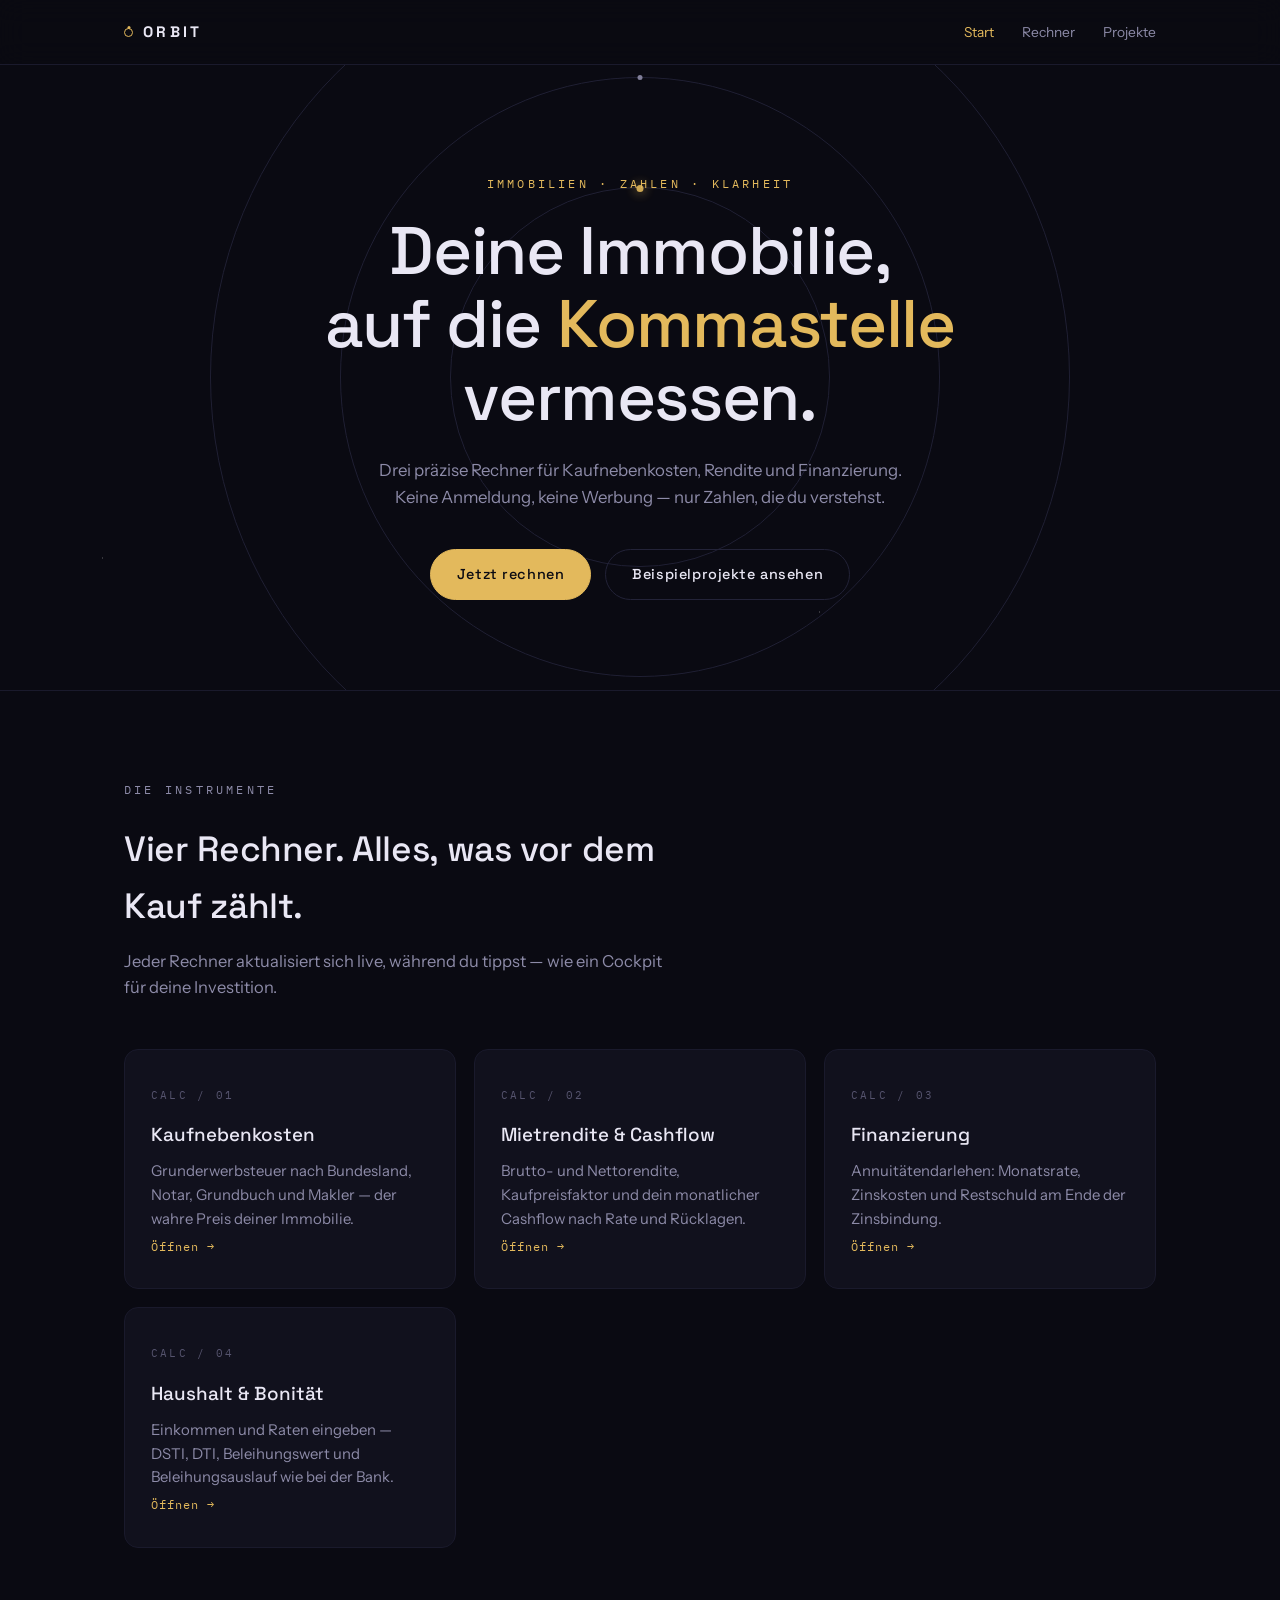
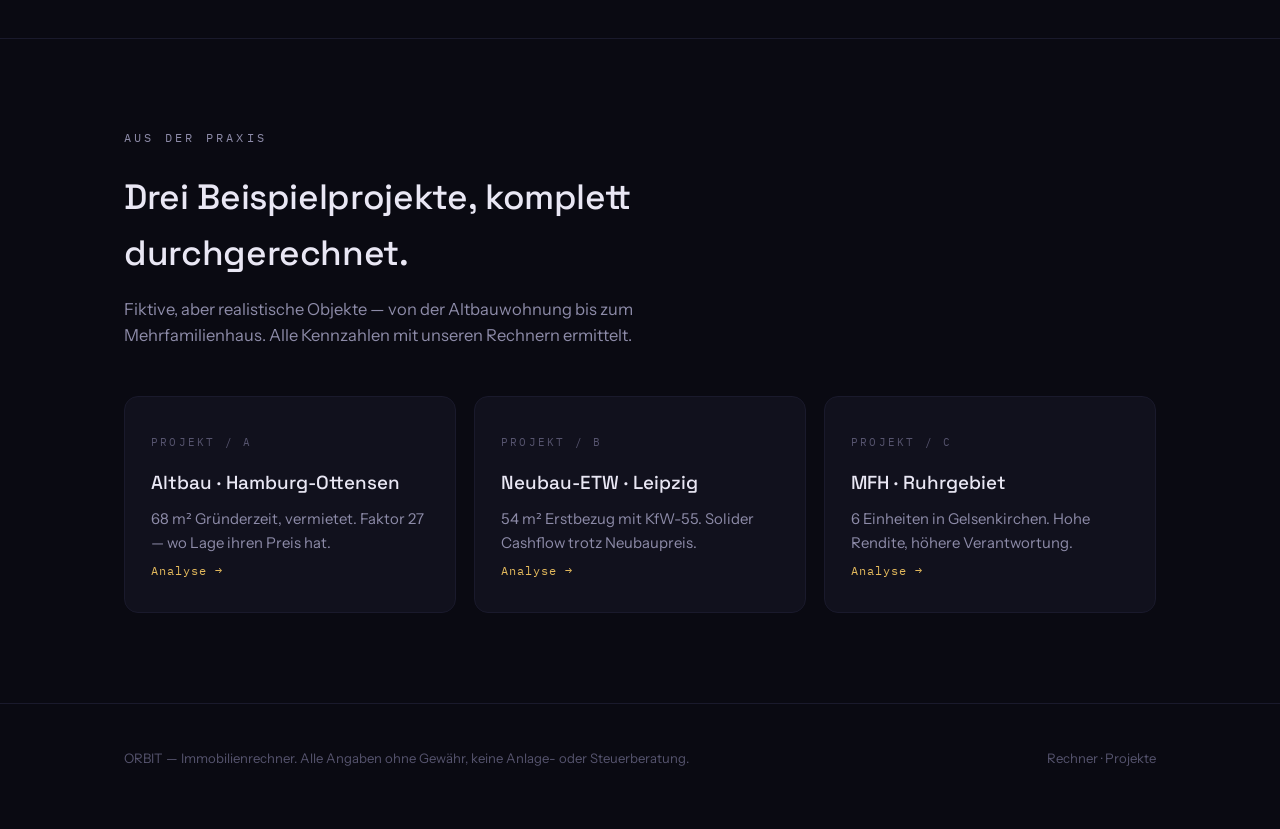
<file: index.html>
<!DOCTYPE html>
<html lang="de">
<head>
  <meta charset="UTF-8">
  <meta name="viewport" content="width=device-width, initial-scale=1.0">
  <title>ORBIT — Immobilienrechner</title>
  <meta name="description" content="Präzise Immobilienrechner: Kaufnebenkosten, Mietrendite, Finanzierung. Klar, schnell, kostenlos.">
  <link rel="preconnect" href="https://fonts.googleapis.com">
  <link rel="preconnect" href="https://fonts.gstatic.com" crossorigin>
  <link href="https://fonts.googleapis.com/css2?family=Space+Grotesk:wght@400;500;700&family=Instrument+Sans:wght@400;500&family=IBM+Plex+Mono:wght@400;500&display=swap" rel="stylesheet">
  <style>
/* ============================================================
   ORBIT — Immobilienrechner
   Tokens
   ============================================================ */
:root {
  --void: #0a0a12;
  --surface: #11111d;
  --surface-2: #16162405;
  --line: #232338;
  --line-soft: #1a1a2c;
  --ink: #e9e7f4;
  --muted: #8d8ba8;
  --faint: #56546e;
  --accent: #e3b95c;
  --accent-dim: #e3b95c33;
  --radius: 14px;
  --font-display: "Space Grotesk", sans-serif;
  --font-body: "Instrument Sans", system-ui, sans-serif;
  --font-mono: "IBM Plex Mono", monospace;
  --max: 1080px;
}

* { box-sizing: border-box; margin: 0; padding: 0; }

html { scroll-behavior: smooth; }

body {
  background: var(--void);
  color: var(--ink);
  font-family: var(--font-body);
  font-size: 16.5px;
  line-height: 1.6;
  -webkit-font-smoothing: antialiased;
  overflow-x: hidden;
}

::selection { background: var(--accent); color: var(--void); }

a { color: inherit; text-decoration: none; }
a:focus-visible, button:focus-visible, input:focus-visible, select:focus-visible {
  outline: 2px solid var(--accent);
  outline-offset: 3px;
  border-radius: 4px;
}

.wrap { max-width: var(--max); margin: 0 auto; padding: 0 24px; }

/* ============================================================
   Sternenfeld (sehr subtil)
   ============================================================ */
.stars {
  position: fixed; inset: 0; z-index: -2; pointer-events: none;
  background-image:
    radial-gradient(1px 1px at 12% 22%, #ffffff55 50%, transparent 51%),
    radial-gradient(1px 1px at 78% 14%, #ffffff40 50%, transparent 51%),
    radial-gradient(1.5px 1.5px at 64% 68%, #ffffff30 50%, transparent 51%),
    radial-gradient(1px 1px at 32% 84%, #ffffff45 50%, transparent 51%),
    radial-gradient(1px 1px at 90% 52%, #ffffff35 50%, transparent 51%),
    radial-gradient(1px 1px at 45% 38%, #ffffff28 50%, transparent 51%),
    radial-gradient(1.5px 1.5px at 8% 62%, #ffffff2e 50%, transparent 51%);
}

/* ============================================================
   Navigation
   ============================================================ */
.nav {
  position: sticky; top: 0; z-index: 50;
  backdrop-filter: blur(14px);
  background: #0a0a12cc;
  border-bottom: 1px solid var(--line-soft);
}
.nav-inner {
  display: flex; align-items: center; justify-content: space-between;
  height: 64px;
}
.logo {
  font-family: var(--font-display);
  font-weight: 700; letter-spacing: 0.22em; font-size: 0.95rem;
  display: flex; align-items: center; gap: 10px;
}
.logo-dot {
  width: 9px; height: 9px; border-radius: 50%;
  border: 1.5px solid var(--accent);
  position: relative;
}
.logo-dot::after {
  content: ""; position: absolute; top: -2.5px; left: 50%;
  width: 3px; height: 3px; border-radius: 50%; background: var(--accent);
  transform: translateX(-50%);
}
.nav-links { display: flex; gap: 28px; font-size: 0.86rem; color: var(--muted); }
.nav-links a { transition: color 0.2s; }
.nav-links a:hover, .nav-links a.active { color: var(--ink); }
.nav-links a.active { color: var(--accent); }

/* ============================================================
   Hero mit Orbit-Signatur
   ============================================================ */
.hero {
  position: relative;
  padding: 110px 0 90px;
  text-align: center;
  overflow: hidden;
}
.orbits {
  position: absolute; top: 50%; left: 50%;
  width: 920px; height: 920px;
  transform: translate(-50%, -50%);
  z-index: -1;
  opacity: 0.9;
}
.orbit-ring {
  position: absolute; top: 50%; left: 50%;
  border: 1px solid var(--line);
  border-radius: 50%;
  transform: translate(-50%, -50%);
}
.orbit-ring .sat {
  position: absolute; top: -3.5px; left: 50%;
  width: 7px; height: 7px; border-radius: 50%;
  background: var(--accent);
  box-shadow: 0 0 12px var(--accent);
  transform: translateX(-50%);
}
.ring-1 { width: 380px; height: 380px; animation: spin 48s linear infinite; }
.ring-2 { width: 600px; height: 600px; animation: spin 84s linear infinite reverse; }
.ring-3 { width: 860px; height: 860px; animation: spin 130s linear infinite; }
.ring-2 .sat { background: var(--muted); box-shadow: none; width: 5px; height: 5px; }
.ring-3 .sat { background: var(--faint); box-shadow: none; width: 5px; height: 5px; }

@keyframes spin { to { transform: translate(-50%, -50%) rotate(360deg); } }

@media (prefers-reduced-motion: reduce) {
  .ring-1, .ring-2, .ring-3 { animation: none; }
  html { scroll-behavior: auto; }
}

.eyebrow {
  font-family: var(--font-mono);
  font-size: 0.72rem; letter-spacing: 0.28em; text-transform: uppercase;
  color: var(--accent);
  margin-bottom: 22px;
}
.hero h1 {
  font-family: var(--font-display);
  font-size: clamp(2.4rem, 6vw, 4.2rem);
  font-weight: 500;
  line-height: 1.08;
  letter-spacing: -0.02em;
  max-width: 760px;
  margin: 0 auto 24px;
}
.hero h1 em {
  font-style: normal; color: var(--accent);
}
.hero p.lead {
  color: var(--muted);
  max-width: 540px;
  margin: 0 auto 38px;
  font-size: 1.05rem;
}
.cta-row { display: flex; gap: 14px; justify-content: center; flex-wrap: wrap; }

.btn {
  display: inline-flex; align-items: center; gap: 8px;
  font-family: var(--font-display);
  font-size: 0.9rem; font-weight: 500; letter-spacing: 0.04em;
  padding: 13px 26px;
  border-radius: 100px;
  border: 1px solid var(--line);
  color: var(--ink);
  transition: border-color 0.2s, background 0.2s, color 0.2s, transform 0.15s;
  cursor: pointer;
  background: transparent;
}
.btn:hover { border-color: var(--muted); transform: translateY(-1px); }
.btn.primary {
  background: var(--accent); color: var(--void); border-color: var(--accent);
}
.btn.primary:hover { background: #efc96f; }

/* ============================================================
   Sektionen
   ============================================================ */
.section { padding: 90px 0; border-top: 1px solid var(--line-soft); }
.section-head { margin-bottom: 48px; max-width: 560px; }
.section-head h2 {
  font-family: var(--font-display);
  font-size: clamp(1.6rem, 3.4vw, 2.2rem);
  font-weight: 500; letter-spacing: -0.01em;
  margin: 10px 0 14px;
}
.section-head p { color: var(--muted); }

/* Karten */
.grid-3 { display: grid; grid-template-columns: repeat(3, 1fr); gap: 18px; }
@media (max-width: 860px) { .grid-3 { grid-template-columns: 1fr; } }

.card {
  background: var(--surface);
  border: 1px solid var(--line-soft);
  border-radius: var(--radius);
  padding: 30px 26px;
  position: relative;
  transition: border-color 0.25s, transform 0.25s;
  display: block;
}
.card:hover { border-color: var(--accent-dim); transform: translateY(-3px); }
.card .card-id {
  font-family: var(--font-mono);
  font-size: 0.7rem; color: var(--faint); letter-spacing: 0.2em;
}
.card h3 {
  font-family: var(--font-display);
  font-weight: 500; font-size: 1.18rem;
  margin: 14px 0 10px;
}
.card p { color: var(--muted); font-size: 0.93rem; }
.card .card-go {
  margin-top: 22px;
  font-family: var(--font-mono); font-size: 0.78rem;
  color: var(--accent); letter-spacing: 0.08em;
}

/* ============================================================
   Rechner
   ============================================================ */
.tabs {
  display: flex; gap: 8px; flex-wrap: wrap;
  margin-bottom: 42px;
}
.tab {
  font-family: var(--font-display); font-size: 0.88rem;
  padding: 10px 20px; border-radius: 100px;
  border: 1px solid var(--line); background: transparent; color: var(--muted);
  cursor: pointer; transition: all 0.2s;
}
.tab:hover { color: var(--ink); }
.tab.active { background: var(--accent); border-color: var(--accent); color: var(--void); }

.calc { display: none; }
.calc.active { display: grid; grid-template-columns: 1fr 1fr; gap: 40px; animation: fadeUp 0.4s ease; }
@media (max-width: 860px) { .calc.active { grid-template-columns: 1fr; } }

@keyframes fadeUp {
  from { opacity: 0; transform: translateY(10px); }
  to { opacity: 1; transform: none; }
}

.field { margin-bottom: 22px; }
.field label {
  display: block;
  font-family: var(--font-mono); font-size: 0.72rem;
  letter-spacing: 0.16em; text-transform: uppercase;
  color: var(--muted); margin-bottom: 9px;
}
.field input, .field select {
  width: 100%;
  background: var(--surface);
  border: 1px solid var(--line);
  border-radius: 10px;
  color: var(--ink);
  font-family: var(--font-mono); font-size: 1rem;
  padding: 13px 16px;
  transition: border-color 0.2s;
  appearance: none;
}
.field input:focus, .field select:focus { border-color: var(--accent); outline: none; }
.field .range-row { display: flex; align-items: center; gap: 16px; }
.field input[type="range"] {
  padding: 0; height: 2px; background: var(--line); border: none;
  accent-color: var(--accent); cursor: pointer;
}
.field .range-val {
  font-family: var(--font-mono); min-width: 84px; text-align: right;
  color: var(--accent); font-size: 0.95rem;
}

/* Ergebnis-Panel */
.results {
  background: var(--surface);
  border: 1px solid var(--line-soft);
  border-radius: var(--radius);
  padding: 34px 30px;
  align-self: start;
  position: sticky; top: 90px;
}
.results .results-title {
  font-family: var(--font-mono); font-size: 0.72rem;
  letter-spacing: 0.24em; text-transform: uppercase;
  color: var(--accent); margin-bottom: 26px;
}
.res-row {
  display: flex; justify-content: space-between; align-items: baseline;
  padding: 13px 0;
  border-bottom: 1px solid var(--line-soft);
  gap: 16px;
}
.res-row:last-child { border-bottom: none; }
.res-row .k { color: var(--muted); font-size: 0.88rem; }
.res-row .v {
  font-family: var(--font-mono); font-size: 1.02rem;
  font-variant-numeric: tabular-nums;
  white-space: nowrap;
}
.res-row.big .v { font-size: 1.5rem; color: var(--accent); }
.res-row .v.neg { color: #e07a6a; }
.res-row .v.pos { color: #8fd49a; }
.res-note {
  margin-top: 20px; font-size: 0.78rem; color: var(--faint); line-height: 1.55;
}

/* ============================================================
   Projekte
   ============================================================ */
.project {
  background: var(--surface);
  border: 1px solid var(--line-soft);
  border-radius: var(--radius);
  padding: 36px 32px;
  margin-bottom: 22px;
  display: grid;
  grid-template-columns: 1.1fr 1fr;
  gap: 36px;
}
@media (max-width: 860px) { .project { grid-template-columns: 1fr; } }
.project .p-tag {
  font-family: var(--font-mono); font-size: 0.7rem;
  letter-spacing: 0.22em; text-transform: uppercase; color: var(--accent);
}
.project h3 {
  font-family: var(--font-display); font-weight: 500;
  font-size: 1.5rem; margin: 12px 0 12px; letter-spacing: -0.01em;
}
.project .p-desc { color: var(--muted); font-size: 0.94rem; }
.p-metrics {
  display: grid; grid-template-columns: 1fr 1fr; gap: 2px;
  background: var(--line-soft); border-radius: 10px; overflow: hidden;
  align-self: center;
}
.p-metric { background: var(--void); padding: 18px 20px; }
.p-metric .mk {
  font-family: var(--font-mono); font-size: 0.66rem;
  letter-spacing: 0.16em; text-transform: uppercase; color: var(--faint);
}
.p-metric .mv {
  font-family: var(--font-mono); font-size: 1.15rem; margin-top: 6px;
  font-variant-numeric: tabular-nums;
}
.p-metric .mv.gold { color: var(--accent); }

/* ============================================================
   Footer
   ============================================================ */
.footer {
  border-top: 1px solid var(--line-soft);
  padding: 44px 0 60px;
  color: var(--faint);
  font-size: 0.82rem;
}
.footer .wrap { display: flex; justify-content: space-between; gap: 20px; flex-wrap: wrap; }
.footer a:hover { color: var(--muted); }

/* Reveal on scroll */
.reveal { opacity: 0; transform: translateY(18px); transition: opacity 0.7s ease, transform 0.7s ease; }
.reveal.in { opacity: 1; transform: none; }
@media (prefers-reduced-motion: reduce) {
  .reveal { opacity: 1; transform: none; transition: none; }
}

</style>
  <link rel="icon" href="data:image/svg+xml,<svg xmlns='http://www.w3.org/2000/svg' viewBox='0 0 100 100'><circle cx='50' cy='50' r='38' fill='none' stroke='%23e3b95c' stroke-width='6'/><circle cx='50' cy='12' r='9' fill='%23e3b95c'/></svg>">
</head>
<body>
<div class="stars" aria-hidden="true"></div>

<nav class="nav">
  <div class="wrap nav-inner">
    <a class="logo" href="index.html"><span class="logo-dot" aria-hidden="true"></span>ORBIT</a>
    <div class="nav-links">
      <a href="index.html" class="active">Start</a>
      <a href="rechner.html">Rechner</a>
      <a href="projekte.html">Projekte</a>
    </div>
  </div>
</nav>

<header class="hero">
  <div class="orbits" aria-hidden="true">
    <div class="orbit-ring ring-1"><span class="sat"></span></div>
    <div class="orbit-ring ring-2"><span class="sat"></span></div>
    <div class="orbit-ring ring-3"><span class="sat"></span></div>
  </div>
  <div class="wrap">
    <p class="eyebrow">Immobilien · Zahlen · Klarheit</p>
    <h1>Deine Immobilie,<br>auf die <em>Kommastelle</em> vermessen.</h1>
    <p class="lead">Drei präzise Rechner für Kaufnebenkosten, Rendite und Finanzierung. Keine Anmeldung, keine Werbung — nur Zahlen, die du verstehst.</p>
    <div class="cta-row">
      <a class="btn primary" href="rechner.html">Jetzt rechnen</a>
      <a class="btn" href="projekte.html">Beispielprojekte ansehen</a>
    </div>
  </div>
</header>

<section class="section">
  <div class="wrap">
    <div class="section-head reveal">
      <p class="eyebrow">Die Instrumente</p>
      <h2>Vier Rechner. Alles, was vor dem Kauf zählt.</h2>
      <p>Jeder Rechner aktualisiert sich live, während du tippst — wie ein Cockpit für deine Investition.</p>
    </div>
    <div class="grid-3">
      <a class="card reveal" href="rechner.html#nebenkosten">
        <span class="card-id">CALC / 01</span>
        <h3>Kaufnebenkosten</h3>
        <p>Grunderwerbsteuer nach Bundesland, Notar, Grundbuch und Makler — der wahre Preis deiner Immobilie.</p>
        <span class="card-go">Öffnen →</span>
      </a>
      <a class="card reveal" href="rechner.html#rendite">
        <span class="card-id">CALC / 02</span>
        <h3>Mietrendite &amp; Cashflow</h3>
        <p>Brutto- und Nettorendite, Kaufpreisfaktor und dein monatlicher Cashflow nach Rate und Rücklagen.</p>
        <span class="card-go">Öffnen →</span>
      </a>
      <a class="card reveal" href="rechner.html#finanzierung">
        <span class="card-id">CALC / 03</span>
        <h3>Finanzierung</h3>
        <p>Annuitätendarlehen: Monatsrate, Zinskosten und Restschuld am Ende der Zinsbindung.</p>
        <span class="card-go">Öffnen →</span>
      </a>
      <a class="card reveal" href="rechner.html#bonitaet">
        <span class="card-id">CALC / 04</span>
        <h3>Haushalt &amp; Bonität</h3>
        <p>Einkommen und Raten eingeben — DSTI, DTI, Beleihungswert und Beleihungsauslauf wie bei der Bank.</p>
        <span class="card-go">Öffnen →</span>
      </a>
    </div>
  </div>
</section>

<section class="section">
  <div class="wrap">
    <div class="section-head reveal">
      <p class="eyebrow">Aus der Praxis</p>
      <h2>Drei Beispielprojekte, komplett durchgerechnet.</h2>
      <p>Fiktive, aber realistische Objekte — von der Altbauwohnung bis zum Mehrfamilienhaus. Alle Kennzahlen mit unseren Rechnern ermittelt.</p>
    </div>
    <div class="grid-3">
      <a class="card reveal" href="projekte.html#ottensen">
        <span class="card-id">PROJEKT / A</span>
        <h3>Altbau · Hamburg-Ottensen</h3>
        <p>68 m² Gründerzeit, vermietet. Faktor 27 — wo Lage ihren Preis hat.</p>
        <span class="card-go">Analyse →</span>
      </a>
      <a class="card reveal" href="projekte.html#leipzig">
        <span class="card-id">PROJEKT / B</span>
        <h3>Neubau-ETW · Leipzig</h3>
        <p>54 m² Erstbezug mit KfW-55. Solider Cashflow trotz Neubaupreis.</p>
        <span class="card-go">Analyse →</span>
      </a>
      <a class="card reveal" href="projekte.html#ruhr">
        <span class="card-id">PROJEKT / C</span>
        <h3>MFH · Ruhrgebiet</h3>
        <p>6 Einheiten in Gelsenkirchen. Hohe Rendite, höhere Verantwortung.</p>
        <span class="card-go">Analyse →</span>
      </a>
    </div>
  </div>
</section>

<footer class="footer">
  <div class="wrap">
    <span>ORBIT — Immobilienrechner. Alle Angaben ohne Gewähr, keine Anlage- oder Steuerberatung.</span>
    <span><a href="rechner.html">Rechner</a> · <a href="projekte.html">Projekte</a></span>
  </div>
</footer>

<script>
/* ============================================================
   ORBIT — Immobilienrechner
   ============================================================ */

const fmtEUR = new Intl.NumberFormat("de-DE", {
  style: "currency", currency: "EUR", maximumFractionDigits: 0,
});
const fmtEUR2 = new Intl.NumberFormat("de-DE", {
  style: "currency", currency: "EUR", minimumFractionDigits: 2, maximumFractionDigits: 2,
});
const fmtPct = new Intl.NumberFormat("de-DE", {
  minimumFractionDigits: 2, maximumFractionDigits: 2,
});
const fmtNum = new Intl.NumberFormat("de-DE", {
  minimumFractionDigits: 1, maximumFractionDigits: 1,
});

const $ = (id) => document.getElementById(id);
const num = (id) => parseFloat($(id)?.value) || 0;

/* --------- sanfte Zähl-Animation für Ergebniswerte --------- */
const prefersReduced = window.matchMedia("(prefers-reduced-motion: reduce)").matches;
const animState = new Map();

function setVal(id, value, formatter, suffix = "") {
  const el = $(id);
  if (!el) return;
  if (prefersReduced) {
    el.textContent = formatter(value) + suffix;
    animState.set(id, value);
    return;
  }
  const from = animState.get(id) ?? value;
  animState.set(id, value);
  if (from === value) { el.textContent = formatter(value) + suffix; return; }

  const start = performance.now();
  const dur = 350;
  function frame(now) {
    const t = Math.min((now - start) / dur, 1);
    const eased = 1 - Math.pow(1 - t, 3);
    el.textContent = formatter(from + (value - from) * eased) + suffix;
    if (t < 1 && animState.get(id) === value) requestAnimationFrame(frame);
  }
  requestAnimationFrame(frame);
}

/* ============================================================
   Tabs
   ============================================================ */
const tabs = document.querySelectorAll(".tab");
if (tabs.length) {
  function activate(name) {
    tabs.forEach((t) => t.classList.toggle("active", t.dataset.calc === name));
    document.querySelectorAll(".calc").forEach((c) =>
      c.classList.toggle("active", c.id === "calc-" + name)
    );
    history.replaceState(null, "", "#" + name);
  }
  tabs.forEach((t) => t.addEventListener("click", () => activate(t.dataset.calc)));
  const hash = location.hash.replace("#", "");
  if (["nebenkosten", "rendite", "finanzierung"].includes(hash)) activate(hash);
}

/* ============================================================
   01 — Kaufnebenkosten
   ============================================================ */
function calcNebenkosten() {
  if (!$("nk-preis")) return;
  const preis = num("nk-preis");
  const gestP = num("nk-land");
  const notarP = num("nk-notar");
  const maklerP = num("nk-makler");

  $("nk-notar-val").textContent = fmtNum.format(notarP) + " %";
  $("nk-makler-val").textContent = fmtPct.format(maklerP) + " %";

  const gest = (preis * gestP) / 100;
  const ng = (preis * notarP) / 100;
  const mk = (preis * maklerP) / 100;
  const summe = gest + ng + mk;

  setVal("nk-gest", gest, (v) => fmtEUR.format(v));
  setVal("nk-ng", ng, (v) => fmtEUR.format(v));
  setVal("nk-mk", mk, (v) => fmtEUR.format(v));
  setVal("nk-summe", summe, (v) => fmtEUR.format(v));
  setVal("nk-quote", preis ? (summe / preis) * 100 : 0, (v) => fmtPct.format(v), " %");
  setVal("nk-total", preis + summe, (v) => fmtEUR.format(v));
}

/* ============================================================
   02 — Mietrendite & Cashflow
   ============================================================ */
function calcRendite() {
  if (!$("re-preis")) return;
  const preis = num("re-preis");
  const nkP = num("re-nk");
  const miete = num("re-miete");
  const hausgeld = num("re-hausgeld");
  const ruecklage = num("re-ruecklage");
  const rate = num("re-rate");

  $("re-nk-val").textContent = fmtNum.format(nkP) + " %";

  const invest = preis * (1 + nkP / 100);
  const jkm = miete * 12;
  const jahresNetto = jkm - (hausgeld + ruecklage) * 12;
  const cf = miete - hausgeld - ruecklage - rate;

  setVal("re-jkm", jkm, (v) => fmtEUR.format(v));
  setVal("re-faktor", jkm > 0 ? preis / jkm : 0, (v) => fmtNum.format(v));
  setVal("re-brutto", preis ? (jkm / preis) * 100 : 0, (v) => fmtPct.format(v), " %");
  setVal("re-netto", invest ? (jahresNetto / invest) * 100 : 0, (v) => fmtPct.format(v), " %");

  const cfEl = $("re-cf");
  setVal("re-cf", cf, (v) => (v > 0 ? "+" : "") + fmtEUR.format(v));
  cfEl.classList.toggle("neg", cf < 0);
  cfEl.classList.toggle("pos", cf > 0);
}

/* ============================================================
   03 — Finanzierung (Annuitätendarlehen)
   ============================================================ */
function calcFinanzierung() {
  if (!$("fi-darlehen")) return;
  const darlehen = num("fi-darlehen");
  const zinsP = num("fi-zins");
  const tilgungP = num("fi-tilgung");
  const bindung = num("fi-bindung");

  $("fi-zins-val").textContent = fmtPct.format(zinsP) + " %";
  $("fi-tilgung-val").textContent = fmtNum.format(tilgungP) + " %";
  $("fi-bindung-val").textContent = bindung + " J.";

  const annuitaet = (darlehen * (zinsP + tilgungP)) / 100;
  const rate = annuitaet / 12;
  const zinsM = zinsP / 100 / 12;

  // Monatliche Simulation
  let rest = darlehen;
  let zinskosten = 0;
  let monate = 0;
  let restNachBindung = darlehen;
  const maxMonate = 12 * 80;

  while (rest > 0 && monate < maxMonate && rate > rest * zinsM) {
    const zins = rest * zinsM;
    const tilgung = Math.min(rate - zins, rest);
    rest -= tilgung;
    monate++;
    if (monate <= bindung * 12) {
      zinskosten += zins;
      restNachBindung = rest;
    }
  }

  const tilgtBindung = darlehen - restNachBindung;
  const jahre = Math.floor(monate / 12);
  const restMonate = monate % 12;
  const abbezahlt = rest <= 0 && monate < maxMonate;

  setVal("fi-rate", rate, (v) => fmtEUR2.format(v));
  setVal("fi-rest", restNachBindung, (v) => fmtEUR.format(v));
  setVal("fi-getilgt", tilgtBindung, (v) => fmtEUR.format(v));
  setVal("fi-zinskosten", zinskosten, (v) => fmtEUR.format(v));
  $("fi-laufzeit").textContent =
    rate <= darlehen * zinsM && darlehen > 0
      ? "Rate deckt Zins nicht"
      : abbezahlt
        ? `${jahre} J. ${restMonate} M.`
        : "> 80 Jahre";
}

/* ============================================================
   Events & Init
   ============================================================ */
document.querySelectorAll("input, select").forEach((el) => {
  el.addEventListener("input", () => {
    calcNebenkosten();
    calcRendite();
    calcFinanzierung();
  });
});
calcNebenkosten();
calcRendite();
calcFinanzierung();

/* Scroll-Reveal */
const reveals = document.querySelectorAll(".reveal");
if (reveals.length && "IntersectionObserver" in window && !prefersReduced) {
  const io = new IntersectionObserver(
    (entries) => entries.forEach((e) => {
      if (e.isIntersecting) { e.target.classList.add("in"); io.unobserve(e.target); }
    }),
    { threshold: 0.12 }
  );
  reveals.forEach((r) => io.observe(r));
} else {
  reveals.forEach((r) => r.classList.add("in"));
}

</script>
</body>
</html>
</file>
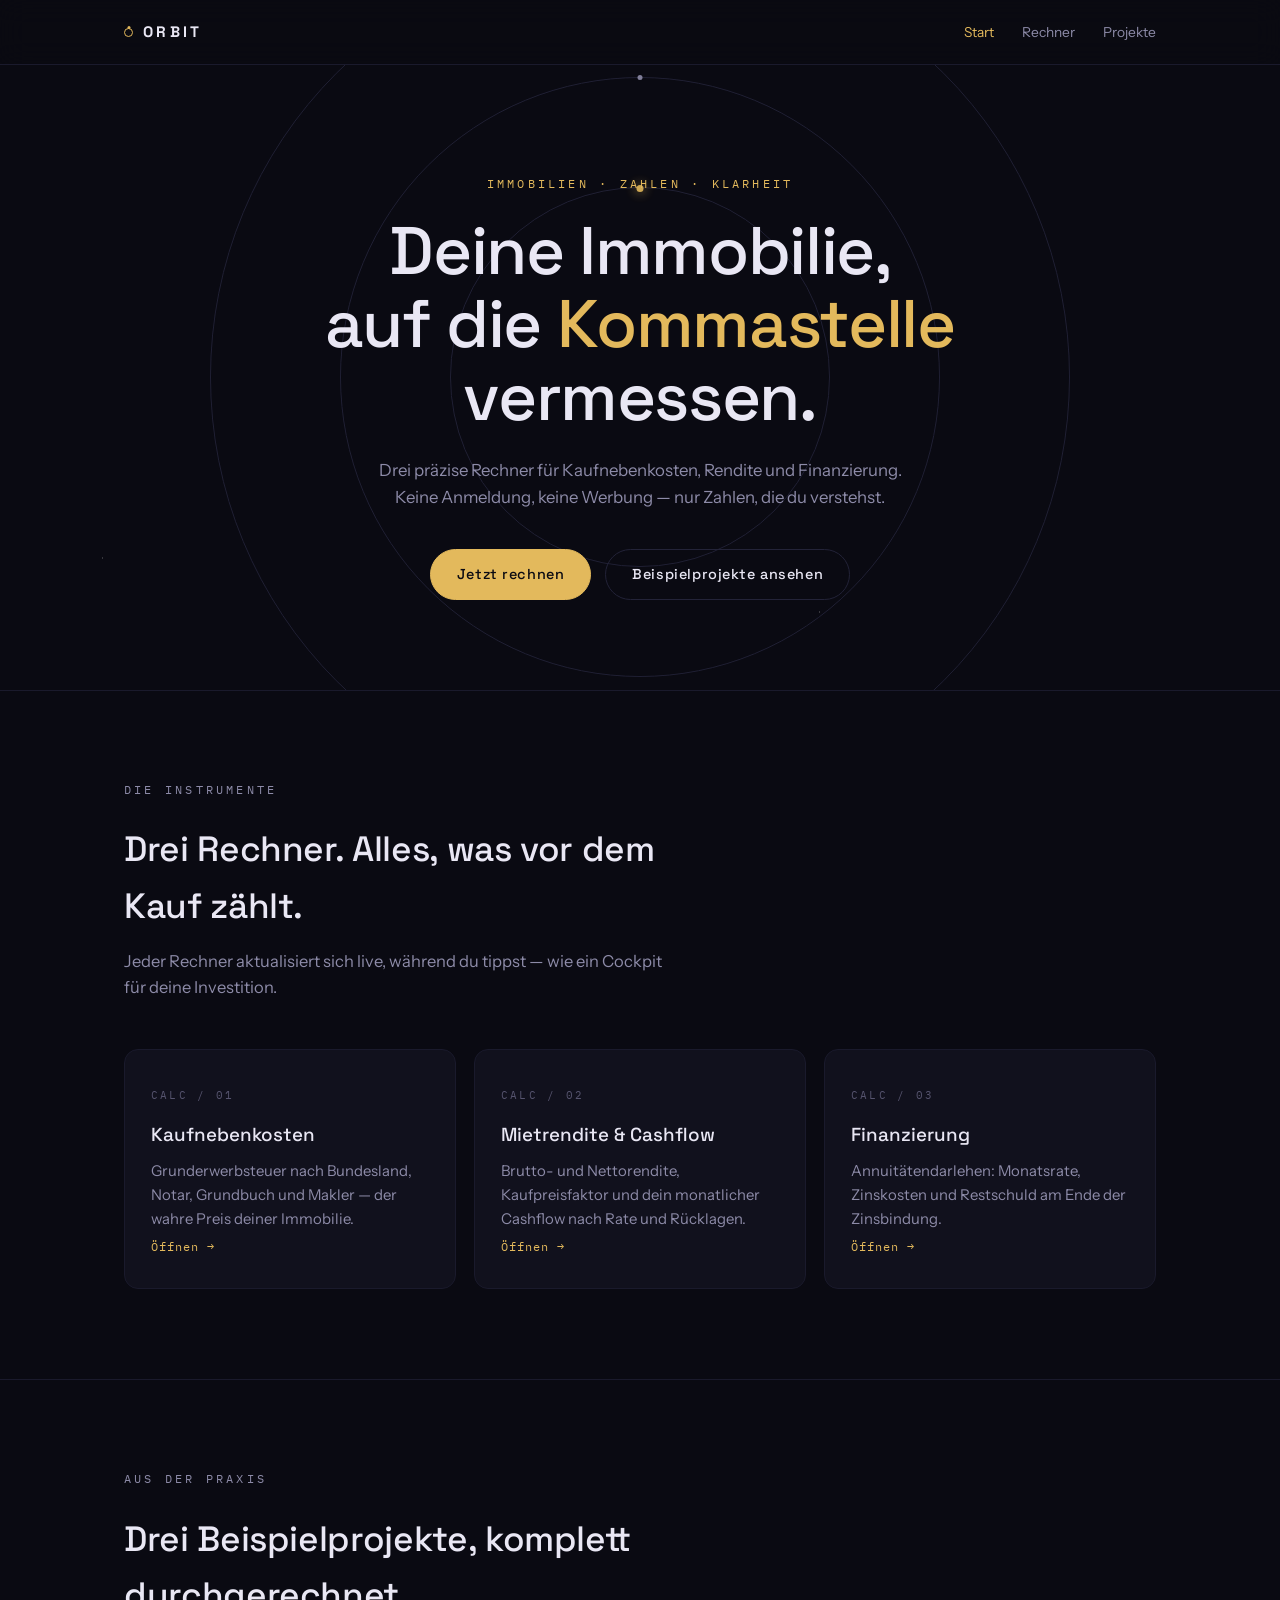
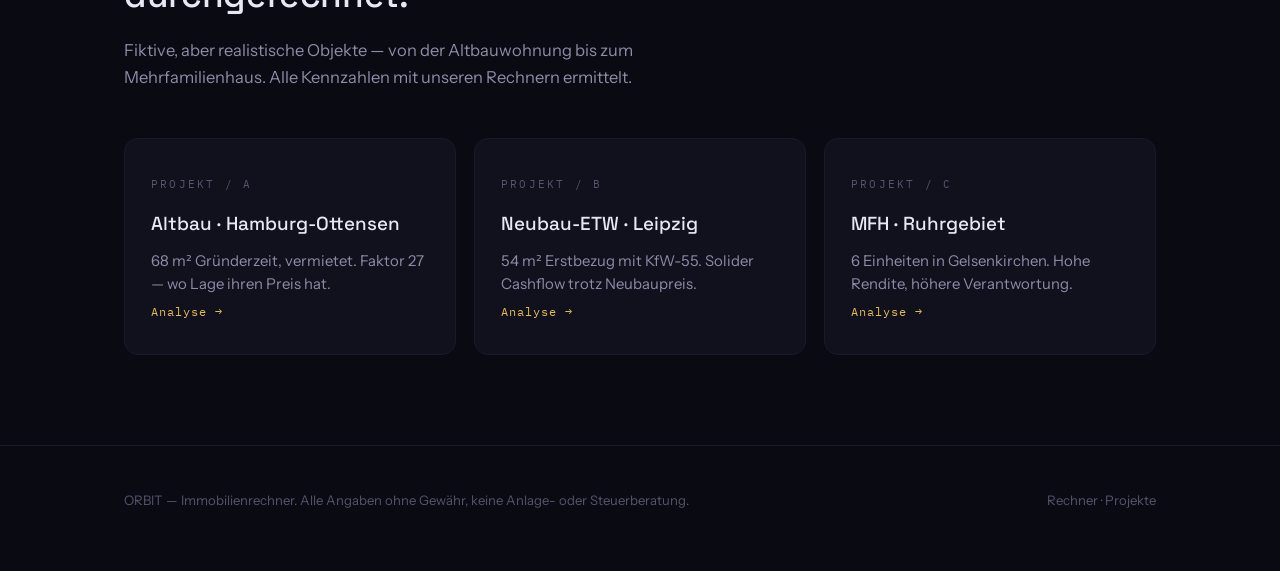
<file: orbit-immo/index.html>
<!DOCTYPE html>
<html lang="de">
<head>
  <meta charset="UTF-8">
  <meta name="viewport" content="width=device-width, initial-scale=1.0">
  <title>ORBIT — Immobilienrechner</title>
  <meta name="description" content="Präzise Immobilienrechner: Kaufnebenkosten, Mietrendite, Finanzierung. Klar, schnell, kostenlos.">
  <link rel="preconnect" href="https://fonts.googleapis.com">
  <link rel="preconnect" href="https://fonts.gstatic.com" crossorigin>
  <link href="https://fonts.googleapis.com/css2?family=Space+Grotesk:wght@400;500;700&family=Instrument+Sans:wght@400;500&family=IBM+Plex+Mono:wght@400;500&display=swap" rel="stylesheet">
  <link rel="stylesheet" href="assets/style.css">
  <link rel="icon" href="data:image/svg+xml,<svg xmlns='http://www.w3.org/2000/svg' viewBox='0 0 100 100'><circle cx='50' cy='50' r='38' fill='none' stroke='%23e3b95c' stroke-width='6'/><circle cx='50' cy='12' r='9' fill='%23e3b95c'/></svg>">
</head>
<body>
<div class="stars" aria-hidden="true"></div>

<nav class="nav">
  <div class="wrap nav-inner">
    <a class="logo" href="index.html"><span class="logo-dot" aria-hidden="true"></span>ORBIT</a>
    <div class="nav-links">
      <a href="index.html" class="active">Start</a>
      <a href="rechner.html">Rechner</a>
      <a href="projekte.html">Projekte</a>
    </div>
  </div>
</nav>

<header class="hero">
  <div class="orbits" aria-hidden="true">
    <div class="orbit-ring ring-1"><span class="sat"></span></div>
    <div class="orbit-ring ring-2"><span class="sat"></span></div>
    <div class="orbit-ring ring-3"><span class="sat"></span></div>
  </div>
  <div class="wrap">
    <p class="eyebrow">Immobilien · Zahlen · Klarheit</p>
    <h1>Deine Immobilie,<br>auf die <em>Kommastelle</em> vermessen.</h1>
    <p class="lead">Drei präzise Rechner für Kaufnebenkosten, Rendite und Finanzierung. Keine Anmeldung, keine Werbung — nur Zahlen, die du verstehst.</p>
    <div class="cta-row">
      <a class="btn primary" href="rechner.html">Jetzt rechnen</a>
      <a class="btn" href="projekte.html">Beispielprojekte ansehen</a>
    </div>
  </div>
</header>

<section class="section">
  <div class="wrap">
    <div class="section-head reveal">
      <p class="eyebrow">Die Instrumente</p>
      <h2>Drei Rechner. Alles, was vor dem Kauf zählt.</h2>
      <p>Jeder Rechner aktualisiert sich live, während du tippst — wie ein Cockpit für deine Investition.</p>
    </div>
    <div class="grid-3">
      <a class="card reveal" href="rechner.html#nebenkosten">
        <span class="card-id">CALC / 01</span>
        <h3>Kaufnebenkosten</h3>
        <p>Grunderwerbsteuer nach Bundesland, Notar, Grundbuch und Makler — der wahre Preis deiner Immobilie.</p>
        <span class="card-go">Öffnen →</span>
      </a>
      <a class="card reveal" href="rechner.html#rendite">
        <span class="card-id">CALC / 02</span>
        <h3>Mietrendite &amp; Cashflow</h3>
        <p>Brutto- und Nettorendite, Kaufpreisfaktor und dein monatlicher Cashflow nach Rate und Rücklagen.</p>
        <span class="card-go">Öffnen →</span>
      </a>
      <a class="card reveal" href="rechner.html#finanzierung">
        <span class="card-id">CALC / 03</span>
        <h3>Finanzierung</h3>
        <p>Annuitätendarlehen: Monatsrate, Zinskosten und Restschuld am Ende der Zinsbindung.</p>
        <span class="card-go">Öffnen →</span>
      </a>
    </div>
  </div>
</section>

<section class="section">
  <div class="wrap">
    <div class="section-head reveal">
      <p class="eyebrow">Aus der Praxis</p>
      <h2>Drei Beispielprojekte, komplett durchgerechnet.</h2>
      <p>Fiktive, aber realistische Objekte — von der Altbauwohnung bis zum Mehrfamilienhaus. Alle Kennzahlen mit unseren Rechnern ermittelt.</p>
    </div>
    <div class="grid-3">
      <a class="card reveal" href="projekte.html#ottensen">
        <span class="card-id">PROJEKT / A</span>
        <h3>Altbau · Hamburg-Ottensen</h3>
        <p>68 m² Gründerzeit, vermietet. Faktor 27 — wo Lage ihren Preis hat.</p>
        <span class="card-go">Analyse →</span>
      </a>
      <a class="card reveal" href="projekte.html#leipzig">
        <span class="card-id">PROJEKT / B</span>
        <h3>Neubau-ETW · Leipzig</h3>
        <p>54 m² Erstbezug mit KfW-55. Solider Cashflow trotz Neubaupreis.</p>
        <span class="card-go">Analyse →</span>
      </a>
      <a class="card reveal" href="projekte.html#ruhr">
        <span class="card-id">PROJEKT / C</span>
        <h3>MFH · Ruhrgebiet</h3>
        <p>6 Einheiten in Gelsenkirchen. Hohe Rendite, höhere Verantwortung.</p>
        <span class="card-go">Analyse →</span>
      </a>
    </div>
  </div>
</section>

<footer class="footer">
  <div class="wrap">
    <span>ORBIT — Immobilienrechner. Alle Angaben ohne Gewähr, keine Anlage- oder Steuerberatung.</span>
    <span><a href="rechner.html">Rechner</a> · <a href="projekte.html">Projekte</a></span>
  </div>
</footer>

<script src="assets/app.js"></script>
</body>
</html>
</file>
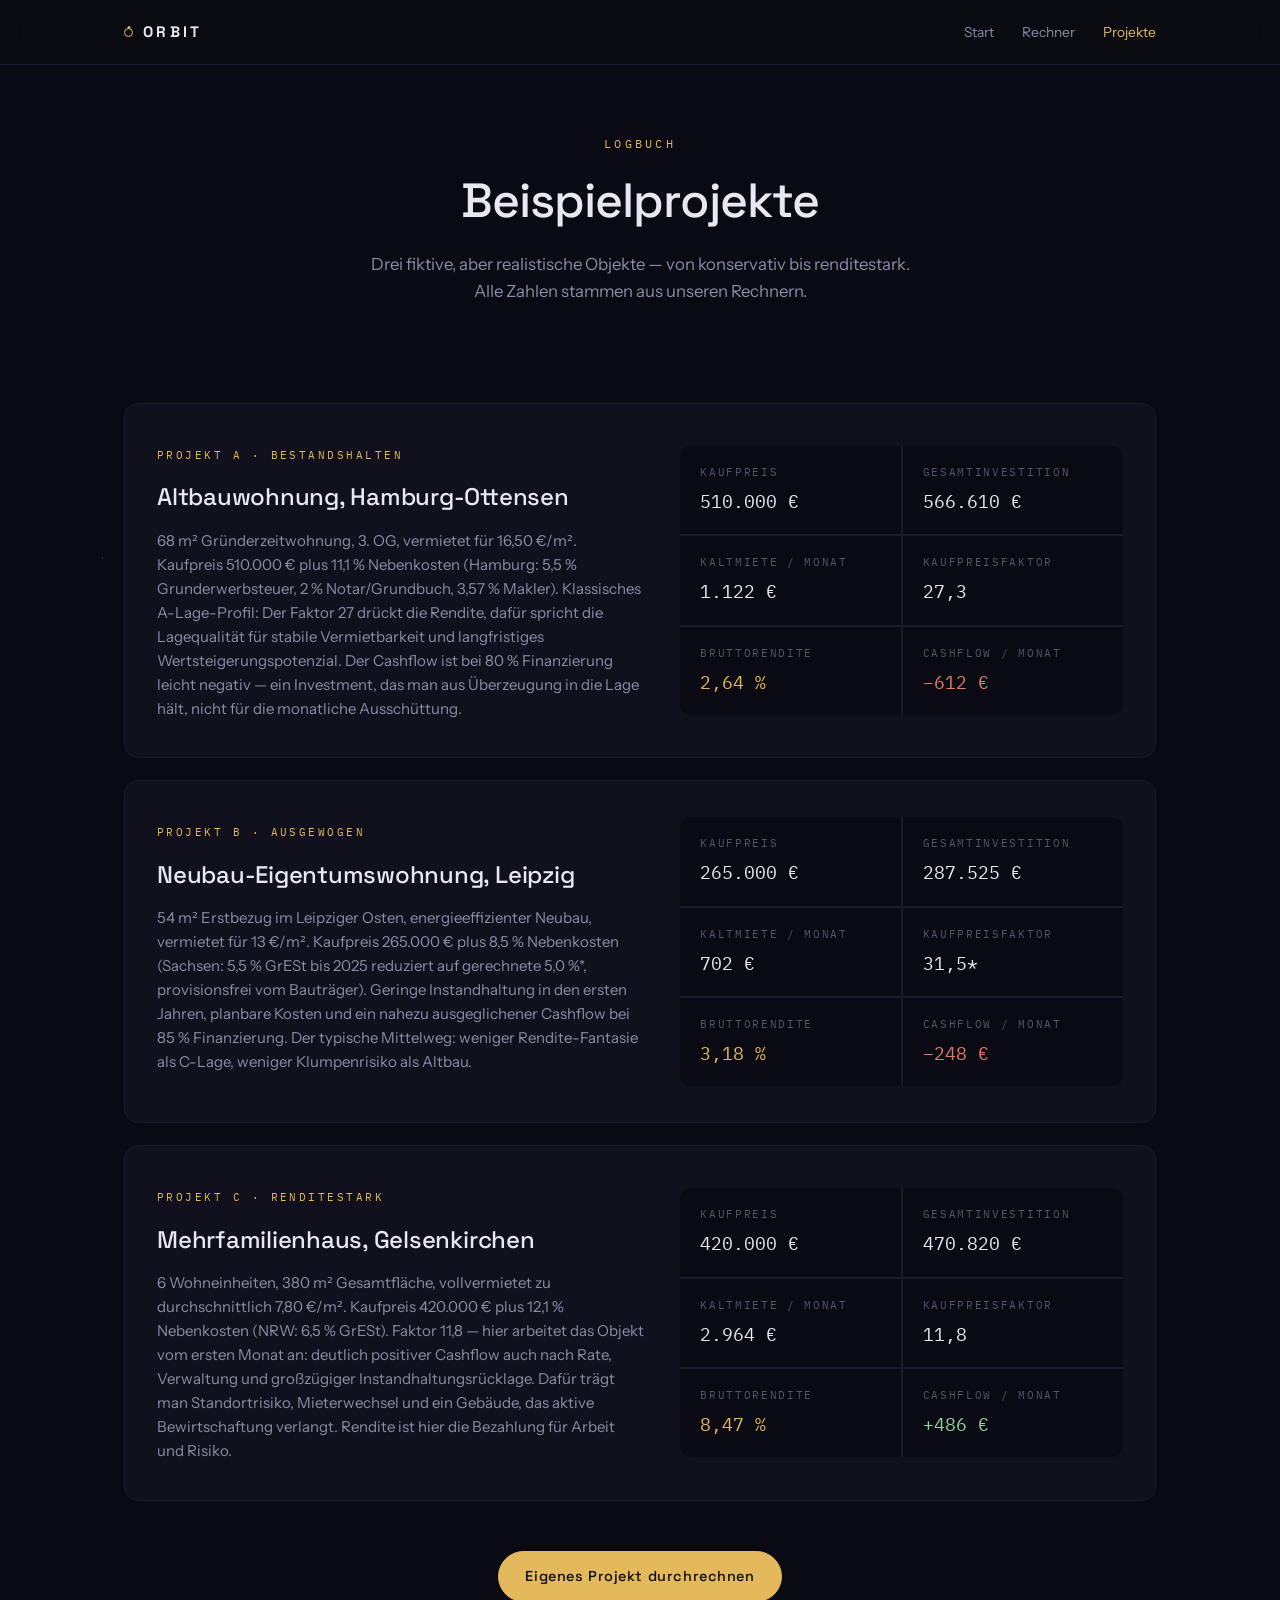
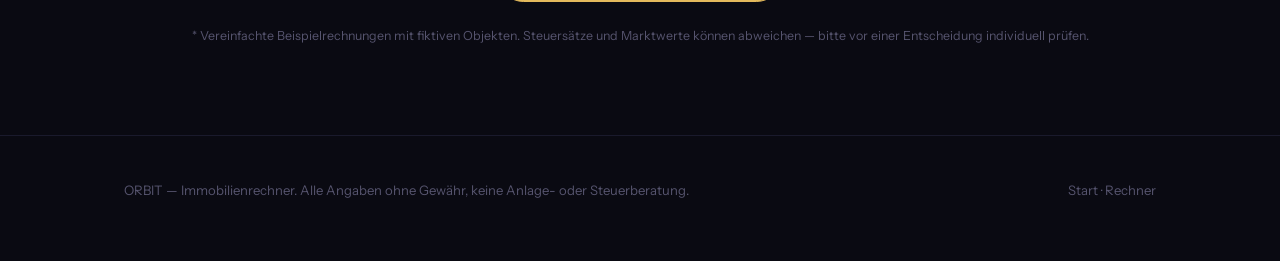
<file: projekte.html>
<!DOCTYPE html>
<html lang="de">
<head>
  <meta charset="UTF-8">
  <meta name="viewport" content="width=device-width, initial-scale=1.0">
  <title>Beispielprojekte — ORBIT Immobilienrechner</title>
  <meta name="description" content="Drei realistische Beispiel-Immobilienprojekte, komplett durchgerechnet.">
  <link rel="preconnect" href="https://fonts.googleapis.com">
  <link rel="preconnect" href="https://fonts.gstatic.com" crossorigin>
  <link href="https://fonts.googleapis.com/css2?family=Space+Grotesk:wght@400;500;700&family=Instrument+Sans:wght@400;500&family=IBM+Plex+Mono:wght@400;500&display=swap" rel="stylesheet">
  <style>
/* ============================================================
   ORBIT — Immobilienrechner
   Tokens
   ============================================================ */
:root {
  --void: #0a0a12;
  --surface: #11111d;
  --surface-2: #16162405;
  --line: #232338;
  --line-soft: #1a1a2c;
  --ink: #e9e7f4;
  --muted: #8d8ba8;
  --faint: #56546e;
  --accent: #e3b95c;
  --accent-dim: #e3b95c33;
  --radius: 14px;
  --font-display: "Space Grotesk", sans-serif;
  --font-body: "Instrument Sans", system-ui, sans-serif;
  --font-mono: "IBM Plex Mono", monospace;
  --max: 1080px;
}

* { box-sizing: border-box; margin: 0; padding: 0; }

html { scroll-behavior: smooth; }

body {
  background: var(--void);
  color: var(--ink);
  font-family: var(--font-body);
  font-size: 16.5px;
  line-height: 1.6;
  -webkit-font-smoothing: antialiased;
  overflow-x: hidden;
}

::selection { background: var(--accent); color: var(--void); }

a { color: inherit; text-decoration: none; }
a:focus-visible, button:focus-visible, input:focus-visible, select:focus-visible {
  outline: 2px solid var(--accent);
  outline-offset: 3px;
  border-radius: 4px;
}

.wrap { max-width: var(--max); margin: 0 auto; padding: 0 24px; }

/* ============================================================
   Sternenfeld (sehr subtil)
   ============================================================ */
.stars {
  position: fixed; inset: 0; z-index: -2; pointer-events: none;
  background-image:
    radial-gradient(1px 1px at 12% 22%, #ffffff55 50%, transparent 51%),
    radial-gradient(1px 1px at 78% 14%, #ffffff40 50%, transparent 51%),
    radial-gradient(1.5px 1.5px at 64% 68%, #ffffff30 50%, transparent 51%),
    radial-gradient(1px 1px at 32% 84%, #ffffff45 50%, transparent 51%),
    radial-gradient(1px 1px at 90% 52%, #ffffff35 50%, transparent 51%),
    radial-gradient(1px 1px at 45% 38%, #ffffff28 50%, transparent 51%),
    radial-gradient(1.5px 1.5px at 8% 62%, #ffffff2e 50%, transparent 51%);
}

/* ============================================================
   Navigation
   ============================================================ */
.nav {
  position: sticky; top: 0; z-index: 50;
  backdrop-filter: blur(14px);
  background: #0a0a12cc;
  border-bottom: 1px solid var(--line-soft);
}
.nav-inner {
  display: flex; align-items: center; justify-content: space-between;
  height: 64px;
}
.logo {
  font-family: var(--font-display);
  font-weight: 700; letter-spacing: 0.22em; font-size: 0.95rem;
  display: flex; align-items: center; gap: 10px;
}
.logo-dot {
  width: 9px; height: 9px; border-radius: 50%;
  border: 1.5px solid var(--accent);
  position: relative;
}
.logo-dot::after {
  content: ""; position: absolute; top: -2.5px; left: 50%;
  width: 3px; height: 3px; border-radius: 50%; background: var(--accent);
  transform: translateX(-50%);
}
.nav-links { display: flex; gap: 28px; font-size: 0.86rem; color: var(--muted); }
.nav-links a { transition: color 0.2s; }
.nav-links a:hover, .nav-links a.active { color: var(--ink); }
.nav-links a.active { color: var(--accent); }

/* ============================================================
   Hero mit Orbit-Signatur
   ============================================================ */
.hero {
  position: relative;
  padding: 110px 0 90px;
  text-align: center;
  overflow: hidden;
}
.orbits {
  position: absolute; top: 50%; left: 50%;
  width: 920px; height: 920px;
  transform: translate(-50%, -50%);
  z-index: -1;
  opacity: 0.9;
}
.orbit-ring {
  position: absolute; top: 50%; left: 50%;
  border: 1px solid var(--line);
  border-radius: 50%;
  transform: translate(-50%, -50%);
}
.orbit-ring .sat {
  position: absolute; top: -3.5px; left: 50%;
  width: 7px; height: 7px; border-radius: 50%;
  background: var(--accent);
  box-shadow: 0 0 12px var(--accent);
  transform: translateX(-50%);
}
.ring-1 { width: 380px; height: 380px; animation: spin 48s linear infinite; }
.ring-2 { width: 600px; height: 600px; animation: spin 84s linear infinite reverse; }
.ring-3 { width: 860px; height: 860px; animation: spin 130s linear infinite; }
.ring-2 .sat { background: var(--muted); box-shadow: none; width: 5px; height: 5px; }
.ring-3 .sat { background: var(--faint); box-shadow: none; width: 5px; height: 5px; }

@keyframes spin { to { transform: translate(-50%, -50%) rotate(360deg); } }

@media (prefers-reduced-motion: reduce) {
  .ring-1, .ring-2, .ring-3 { animation: none; }
  html { scroll-behavior: auto; }
}

.eyebrow {
  font-family: var(--font-mono);
  font-size: 0.72rem; letter-spacing: 0.28em; text-transform: uppercase;
  color: var(--accent);
  margin-bottom: 22px;
}
.hero h1 {
  font-family: var(--font-display);
  font-size: clamp(2.4rem, 6vw, 4.2rem);
  font-weight: 500;
  line-height: 1.08;
  letter-spacing: -0.02em;
  max-width: 760px;
  margin: 0 auto 24px;
}
.hero h1 em {
  font-style: normal; color: var(--accent);
}
.hero p.lead {
  color: var(--muted);
  max-width: 540px;
  margin: 0 auto 38px;
  font-size: 1.05rem;
}
.cta-row { display: flex; gap: 14px; justify-content: center; flex-wrap: wrap; }

.btn {
  display: inline-flex; align-items: center; gap: 8px;
  font-family: var(--font-display);
  font-size: 0.9rem; font-weight: 500; letter-spacing: 0.04em;
  padding: 13px 26px;
  border-radius: 100px;
  border: 1px solid var(--line);
  color: var(--ink);
  transition: border-color 0.2s, background 0.2s, color 0.2s, transform 0.15s;
  cursor: pointer;
  background: transparent;
}
.btn:hover { border-color: var(--muted); transform: translateY(-1px); }
.btn.primary {
  background: var(--accent); color: var(--void); border-color: var(--accent);
}
.btn.primary:hover { background: #efc96f; }

/* ============================================================
   Sektionen
   ============================================================ */
.section { padding: 90px 0; border-top: 1px solid var(--line-soft); }
.section-head { margin-bottom: 48px; max-width: 560px; }
.section-head h2 {
  font-family: var(--font-display);
  font-size: clamp(1.6rem, 3.4vw, 2.2rem);
  font-weight: 500; letter-spacing: -0.01em;
  margin: 10px 0 14px;
}
.section-head p { color: var(--muted); }

/* Karten */
.grid-3 { display: grid; grid-template-columns: repeat(3, 1fr); gap: 18px; }
@media (max-width: 860px) { .grid-3 { grid-template-columns: 1fr; } }

.card {
  background: var(--surface);
  border: 1px solid var(--line-soft);
  border-radius: var(--radius);
  padding: 30px 26px;
  position: relative;
  transition: border-color 0.25s, transform 0.25s;
  display: block;
}
.card:hover { border-color: var(--accent-dim); transform: translateY(-3px); }
.card .card-id {
  font-family: var(--font-mono);
  font-size: 0.7rem; color: var(--faint); letter-spacing: 0.2em;
}
.card h3 {
  font-family: var(--font-display);
  font-weight: 500; font-size: 1.18rem;
  margin: 14px 0 10px;
}
.card p { color: var(--muted); font-size: 0.93rem; }
.card .card-go {
  margin-top: 22px;
  font-family: var(--font-mono); font-size: 0.78rem;
  color: var(--accent); letter-spacing: 0.08em;
}

/* ============================================================
   Rechner
   ============================================================ */
.tabs {
  display: flex; gap: 8px; flex-wrap: wrap;
  margin-bottom: 42px;
}
.tab {
  font-family: var(--font-display); font-size: 0.88rem;
  padding: 10px 20px; border-radius: 100px;
  border: 1px solid var(--line); background: transparent; color: var(--muted);
  cursor: pointer; transition: all 0.2s;
}
.tab:hover { color: var(--ink); }
.tab.active { background: var(--accent); border-color: var(--accent); color: var(--void); }

.calc { display: none; }
.calc.active { display: grid; grid-template-columns: 1fr 1fr; gap: 40px; animation: fadeUp 0.4s ease; }
@media (max-width: 860px) { .calc.active { grid-template-columns: 1fr; } }

@keyframes fadeUp {
  from { opacity: 0; transform: translateY(10px); }
  to { opacity: 1; transform: none; }
}

.field { margin-bottom: 22px; }
.field label {
  display: block;
  font-family: var(--font-mono); font-size: 0.72rem;
  letter-spacing: 0.16em; text-transform: uppercase;
  color: var(--muted); margin-bottom: 9px;
}
.field input, .field select {
  width: 100%;
  background: var(--surface);
  border: 1px solid var(--line);
  border-radius: 10px;
  color: var(--ink);
  font-family: var(--font-mono); font-size: 1rem;
  padding: 13px 16px;
  transition: border-color 0.2s;
  appearance: none;
}
.field input:focus, .field select:focus { border-color: var(--accent); outline: none; }
.field .range-row { display: flex; align-items: center; gap: 16px; }
.field input[type="range"] {
  padding: 0; height: 2px; background: var(--line); border: none;
  accent-color: var(--accent); cursor: pointer;
}
.field .range-val {
  font-family: var(--font-mono); min-width: 84px; text-align: right;
  color: var(--accent); font-size: 0.95rem;
}

/* Ergebnis-Panel */
.results {
  background: var(--surface);
  border: 1px solid var(--line-soft);
  border-radius: var(--radius);
  padding: 34px 30px;
  align-self: start;
  position: sticky; top: 90px;
}
.results .results-title {
  font-family: var(--font-mono); font-size: 0.72rem;
  letter-spacing: 0.24em; text-transform: uppercase;
  color: var(--accent); margin-bottom: 26px;
}
.res-row {
  display: flex; justify-content: space-between; align-items: baseline;
  padding: 13px 0;
  border-bottom: 1px solid var(--line-soft);
  gap: 16px;
}
.res-row:last-child { border-bottom: none; }
.res-row .k { color: var(--muted); font-size: 0.88rem; }
.res-row .v {
  font-family: var(--font-mono); font-size: 1.02rem;
  font-variant-numeric: tabular-nums;
  white-space: nowrap;
}
.res-row.big .v { font-size: 1.5rem; color: var(--accent); }
.res-row .v.neg { color: #e07a6a; }
.res-row .v.pos { color: #8fd49a; }
.res-note {
  margin-top: 20px; font-size: 0.78rem; color: var(--faint); line-height: 1.55;
}

/* ============================================================
   Projekte
   ============================================================ */
.project {
  background: var(--surface);
  border: 1px solid var(--line-soft);
  border-radius: var(--radius);
  padding: 36px 32px;
  margin-bottom: 22px;
  display: grid;
  grid-template-columns: 1.1fr 1fr;
  gap: 36px;
}
@media (max-width: 860px) { .project { grid-template-columns: 1fr; } }
.project .p-tag {
  font-family: var(--font-mono); font-size: 0.7rem;
  letter-spacing: 0.22em; text-transform: uppercase; color: var(--accent);
}
.project h3 {
  font-family: var(--font-display); font-weight: 500;
  font-size: 1.5rem; margin: 12px 0 12px; letter-spacing: -0.01em;
}
.project .p-desc { color: var(--muted); font-size: 0.94rem; }
.p-metrics {
  display: grid; grid-template-columns: 1fr 1fr; gap: 2px;
  background: var(--line-soft); border-radius: 10px; overflow: hidden;
  align-self: center;
}
.p-metric { background: var(--void); padding: 18px 20px; }
.p-metric .mk {
  font-family: var(--font-mono); font-size: 0.66rem;
  letter-spacing: 0.16em; text-transform: uppercase; color: var(--faint);
}
.p-metric .mv {
  font-family: var(--font-mono); font-size: 1.15rem; margin-top: 6px;
  font-variant-numeric: tabular-nums;
}
.p-metric .mv.gold { color: var(--accent); }

/* ============================================================
   Footer
   ============================================================ */
.footer {
  border-top: 1px solid var(--line-soft);
  padding: 44px 0 60px;
  color: var(--faint);
  font-size: 0.82rem;
}
.footer .wrap { display: flex; justify-content: space-between; gap: 20px; flex-wrap: wrap; }
.footer a:hover { color: var(--muted); }

/* Reveal on scroll */
.reveal { opacity: 0; transform: translateY(18px); transition: opacity 0.7s ease, transform 0.7s ease; }
.reveal.in { opacity: 1; transform: none; }
@media (prefers-reduced-motion: reduce) {
  .reveal { opacity: 1; transform: none; transition: none; }
}

</style>
  <link rel="icon" href="data:image/svg+xml,<svg xmlns='http://www.w3.org/2000/svg' viewBox='0 0 100 100'><circle cx='50' cy='50' r='38' fill='none' stroke='%23e3b95c' stroke-width='6'/><circle cx='50' cy='12' r='9' fill='%23e3b95c'/></svg>">
</head>
<body>
<div class="stars" aria-hidden="true"></div>

<nav class="nav">
  <div class="wrap nav-inner">
    <a class="logo" href="index.html"><span class="logo-dot" aria-hidden="true"></span>ORBIT</a>
    <div class="nav-links">
      <a href="index.html">Start</a>
      <a href="rechner.html">Rechner</a>
      <a href="projekte.html" class="active">Projekte</a>
    </div>
  </div>
</nav>

<header class="hero" style="padding: 70px 0 40px;">
  <div class="wrap">
    <p class="eyebrow">Logbuch</p>
    <h1 style="font-size: clamp(2rem, 5vw, 3rem);">Beispielprojekte</h1>
    <p class="lead">Drei fiktive, aber realistische Objekte — von konservativ bis renditestark. Alle Zahlen stammen aus unseren Rechnern.</p>
  </div>
</header>

<main class="section" style="border-top: none; padding-top: 20px;">
  <div class="wrap">

    <article class="project reveal" id="ottensen">
      <div>
        <span class="p-tag">Projekt A · Bestandshalten</span>
        <h3>Altbauwohnung, Hamburg-Ottensen</h3>
        <p class="p-desc">
          68 m² Gründerzeitwohnung, 3. OG, vermietet für 16,50 €/m². Kaufpreis 510.000 € plus
          11,1 % Nebenkosten (Hamburg: 5,5 % Grunderwerbsteuer, 2 % Notar/Grundbuch, 3,57 % Makler).
          Klassisches A-Lage-Profil: Der Faktor 27 drückt die Rendite, dafür spricht die Lagequalität
          für stabile Vermietbarkeit und langfristiges Wertsteigerungspotenzial. Der Cashflow ist bei
          80 % Finanzierung leicht negativ — ein Investment, das man aus Überzeugung in die Lage hält,
          nicht für die monatliche Ausschüttung.
        </p>
      </div>
      <div class="p-metrics">
        <div class="p-metric"><div class="mk">Kaufpreis</div><div class="mv">510.000 €</div></div>
        <div class="p-metric"><div class="mk">Gesamtinvestition</div><div class="mv">566.610 €</div></div>
        <div class="p-metric"><div class="mk">Kaltmiete / Monat</div><div class="mv">1.122 €</div></div>
        <div class="p-metric"><div class="mk">Kaufpreisfaktor</div><div class="mv">27,3</div></div>
        <div class="p-metric"><div class="mk">Bruttorendite</div><div class="mv gold">2,64 %</div></div>
        <div class="p-metric"><div class="mk">Cashflow / Monat</div><div class="mv" style="color:#e07a6a;">−612 €</div></div>
      </div>
    </article>

    <article class="project reveal" id="leipzig">
      <div>
        <span class="p-tag">Projekt B · Ausgewogen</span>
        <h3>Neubau-Eigentumswohnung, Leipzig</h3>
        <p class="p-desc">
          54 m² Erstbezug im Leipziger Osten, energieeffizienter Neubau, vermietet für 13 €/m².
          Kaufpreis 265.000 € plus 8,5 % Nebenkosten (Sachsen: 5,5 % GrESt bis 2025 reduziert auf
          gerechnete 5,0 %*, provisionsfrei vom Bauträger). Geringe Instandhaltung in den ersten
          Jahren, planbare Kosten und ein nahezu ausgeglichener Cashflow bei 85 % Finanzierung.
          Der typische Mittelweg: weniger Rendite-Fantasie als C-Lage, weniger Klumpenrisiko als Altbau.
        </p>
      </div>
      <div class="p-metrics">
        <div class="p-metric"><div class="mk">Kaufpreis</div><div class="mv">265.000 €</div></div>
        <div class="p-metric"><div class="mk">Gesamtinvestition</div><div class="mv">287.525 €</div></div>
        <div class="p-metric"><div class="mk">Kaltmiete / Monat</div><div class="mv">702 €</div></div>
        <div class="p-metric"><div class="mk">Kaufpreisfaktor</div><div class="mv">31,5*</div></div>
        <div class="p-metric"><div class="mk">Bruttorendite</div><div class="mv gold">3,18 %</div></div>
        <div class="p-metric"><div class="mk">Cashflow / Monat</div><div class="mv" style="color:#e07a6a;">−248 €</div></div>
      </div>
    </article>

    <article class="project reveal" id="ruhr">
      <div>
        <span class="p-tag">Projekt C · Renditestark</span>
        <h3>Mehrfamilienhaus, Gelsenkirchen</h3>
        <p class="p-desc">
          6 Wohneinheiten, 380 m² Gesamtfläche, vollvermietet zu durchschnittlich 7,80 €/m².
          Kaufpreis 420.000 € plus 12,1 % Nebenkosten (NRW: 6,5 % GrESt). Faktor 11,8 — hier
          arbeitet das Objekt vom ersten Monat an: deutlich positiver Cashflow auch nach Rate,
          Verwaltung und großzügiger Instandhaltungsrücklage. Dafür trägt man Standortrisiko,
          Mieterwechsel und ein Gebäude, das aktive Bewirtschaftung verlangt. Rendite ist hier
          die Bezahlung für Arbeit und Risiko.
        </p>
      </div>
      <div class="p-metrics">
        <div class="p-metric"><div class="mk">Kaufpreis</div><div class="mv">420.000 €</div></div>
        <div class="p-metric"><div class="mk">Gesamtinvestition</div><div class="mv">470.820 €</div></div>
        <div class="p-metric"><div class="mk">Kaltmiete / Monat</div><div class="mv">2.964 €</div></div>
        <div class="p-metric"><div class="mk">Kaufpreisfaktor</div><div class="mv">11,8</div></div>
        <div class="p-metric"><div class="mk">Bruttorendite</div><div class="mv gold">8,47 %</div></div>
        <div class="p-metric"><div class="mk">Cashflow / Monat</div><div class="mv" style="color:#8fd49a;">+486 €</div></div>
      </div>
    </article>

    <div class="cta-row" style="margin-top: 50px;">
      <a class="btn primary" href="rechner.html">Eigenes Projekt durchrechnen</a>
    </div>
    <p class="res-note" style="text-align:center; margin-top: 24px;">
      * Vereinfachte Beispielrechnungen mit fiktiven Objekten. Steuersätze und Marktwerte können abweichen — bitte vor einer Entscheidung individuell prüfen.
    </p>

  </div>
</main>

<footer class="footer">
  <div class="wrap">
    <span>ORBIT — Immobilienrechner. Alle Angaben ohne Gewähr, keine Anlage- oder Steuerberatung.</span>
    <span><a href="index.html">Start</a> · <a href="rechner.html">Rechner</a></span>
  </div>
</footer>

<script>
/* ============================================================
   ORBIT — Immobilienrechner
   ============================================================ */

const fmtEUR = new Intl.NumberFormat("de-DE", {
  style: "currency", currency: "EUR", maximumFractionDigits: 0,
});
const fmtEUR2 = new Intl.NumberFormat("de-DE", {
  style: "currency", currency: "EUR", minimumFractionDigits: 2, maximumFractionDigits: 2,
});
const fmtPct = new Intl.NumberFormat("de-DE", {
  minimumFractionDigits: 2, maximumFractionDigits: 2,
});
const fmtNum = new Intl.NumberFormat("de-DE", {
  minimumFractionDigits: 1, maximumFractionDigits: 1,
});

const $ = (id) => document.getElementById(id);
const num = (id) => parseFloat($(id)?.value) || 0;

/* --------- sanfte Zähl-Animation für Ergebniswerte --------- */
const prefersReduced = window.matchMedia("(prefers-reduced-motion: reduce)").matches;
const animState = new Map();

function setVal(id, value, formatter, suffix = "") {
  const el = $(id);
  if (!el) return;
  if (prefersReduced) {
    el.textContent = formatter(value) + suffix;
    animState.set(id, value);
    return;
  }
  const from = animState.get(id) ?? value;
  animState.set(id, value);
  if (from === value) { el.textContent = formatter(value) + suffix; return; }

  const start = performance.now();
  const dur = 350;
  function frame(now) {
    const t = Math.min((now - start) / dur, 1);
    const eased = 1 - Math.pow(1 - t, 3);
    el.textContent = formatter(from + (value - from) * eased) + suffix;
    if (t < 1 && animState.get(id) === value) requestAnimationFrame(frame);
  }
  requestAnimationFrame(frame);
}

/* ============================================================
   Tabs
   ============================================================ */
const tabs = document.querySelectorAll(".tab");
if (tabs.length) {
  function activate(name) {
    tabs.forEach((t) => t.classList.toggle("active", t.dataset.calc === name));
    document.querySelectorAll(".calc").forEach((c) =>
      c.classList.toggle("active", c.id === "calc-" + name)
    );
    history.replaceState(null, "", "#" + name);
  }
  tabs.forEach((t) => t.addEventListener("click", () => activate(t.dataset.calc)));
  const hash = location.hash.replace("#", "");
  if (["nebenkosten", "rendite", "finanzierung"].includes(hash)) activate(hash);
}

/* ============================================================
   01 — Kaufnebenkosten
   ============================================================ */
function calcNebenkosten() {
  if (!$("nk-preis")) return;
  const preis = num("nk-preis");
  const gestP = num("nk-land");
  const notarP = num("nk-notar");
  const maklerP = num("nk-makler");

  $("nk-notar-val").textContent = fmtNum.format(notarP) + " %";
  $("nk-makler-val").textContent = fmtPct.format(maklerP) + " %";

  const gest = (preis * gestP) / 100;
  const ng = (preis * notarP) / 100;
  const mk = (preis * maklerP) / 100;
  const summe = gest + ng + mk;

  setVal("nk-gest", gest, (v) => fmtEUR.format(v));
  setVal("nk-ng", ng, (v) => fmtEUR.format(v));
  setVal("nk-mk", mk, (v) => fmtEUR.format(v));
  setVal("nk-summe", summe, (v) => fmtEUR.format(v));
  setVal("nk-quote", preis ? (summe / preis) * 100 : 0, (v) => fmtPct.format(v), " %");
  setVal("nk-total", preis + summe, (v) => fmtEUR.format(v));
}

/* ============================================================
   02 — Mietrendite & Cashflow
   ============================================================ */
function calcRendite() {
  if (!$("re-preis")) return;
  const preis = num("re-preis");
  const nkP = num("re-nk");
  const miete = num("re-miete");
  const hausgeld = num("re-hausgeld");
  const ruecklage = num("re-ruecklage");
  const rate = num("re-rate");

  $("re-nk-val").textContent = fmtNum.format(nkP) + " %";

  const invest = preis * (1 + nkP / 100);
  const jkm = miete * 12;
  const jahresNetto = jkm - (hausgeld + ruecklage) * 12;
  const cf = miete - hausgeld - ruecklage - rate;

  setVal("re-jkm", jkm, (v) => fmtEUR.format(v));
  setVal("re-faktor", jkm > 0 ? preis / jkm : 0, (v) => fmtNum.format(v));
  setVal("re-brutto", preis ? (jkm / preis) * 100 : 0, (v) => fmtPct.format(v), " %");
  setVal("re-netto", invest ? (jahresNetto / invest) * 100 : 0, (v) => fmtPct.format(v), " %");

  const cfEl = $("re-cf");
  setVal("re-cf", cf, (v) => (v > 0 ? "+" : "") + fmtEUR.format(v));
  cfEl.classList.toggle("neg", cf < 0);
  cfEl.classList.toggle("pos", cf > 0);
}

/* ============================================================
   03 — Finanzierung (Annuitätendarlehen)
   ============================================================ */
function calcFinanzierung() {
  if (!$("fi-darlehen")) return;
  const darlehen = num("fi-darlehen");
  const zinsP = num("fi-zins");
  const tilgungP = num("fi-tilgung");
  const bindung = num("fi-bindung");

  $("fi-zins-val").textContent = fmtPct.format(zinsP) + " %";
  $("fi-tilgung-val").textContent = fmtNum.format(tilgungP) + " %";
  $("fi-bindung-val").textContent = bindung + " J.";

  const annuitaet = (darlehen * (zinsP + tilgungP)) / 100;
  const rate = annuitaet / 12;
  const zinsM = zinsP / 100 / 12;

  // Monatliche Simulation
  let rest = darlehen;
  let zinskosten = 0;
  let monate = 0;
  let restNachBindung = darlehen;
  const maxMonate = 12 * 80;

  while (rest > 0 && monate < maxMonate && rate > rest * zinsM) {
    const zins = rest * zinsM;
    const tilgung = Math.min(rate - zins, rest);
    rest -= tilgung;
    monate++;
    if (monate <= bindung * 12) {
      zinskosten += zins;
      restNachBindung = rest;
    }
  }

  const tilgtBindung = darlehen - restNachBindung;
  const jahre = Math.floor(monate / 12);
  const restMonate = monate % 12;
  const abbezahlt = rest <= 0 && monate < maxMonate;

  setVal("fi-rate", rate, (v) => fmtEUR2.format(v));
  setVal("fi-rest", restNachBindung, (v) => fmtEUR.format(v));
  setVal("fi-getilgt", tilgtBindung, (v) => fmtEUR.format(v));
  setVal("fi-zinskosten", zinskosten, (v) => fmtEUR.format(v));
  $("fi-laufzeit").textContent =
    rate <= darlehen * zinsM && darlehen > 0
      ? "Rate deckt Zins nicht"
      : abbezahlt
        ? `${jahre} J. ${restMonate} M.`
        : "> 80 Jahre";
}

/* ============================================================
   Events & Init
   ============================================================ */
document.querySelectorAll("input, select").forEach((el) => {
  el.addEventListener("input", () => {
    calcNebenkosten();
    calcRendite();
    calcFinanzierung();
  });
});
calcNebenkosten();
calcRendite();
calcFinanzierung();

/* Scroll-Reveal */
const reveals = document.querySelectorAll(".reveal");
if (reveals.length && "IntersectionObserver" in window && !prefersReduced) {
  const io = new IntersectionObserver(
    (entries) => entries.forEach((e) => {
      if (e.isIntersecting) { e.target.classList.add("in"); io.unobserve(e.target); }
    }),
    { threshold: 0.12 }
  );
  reveals.forEach((r) => io.observe(r));
} else {
  reveals.forEach((r) => r.classList.add("in"));
}

</script>
</body>
</html>
</file>
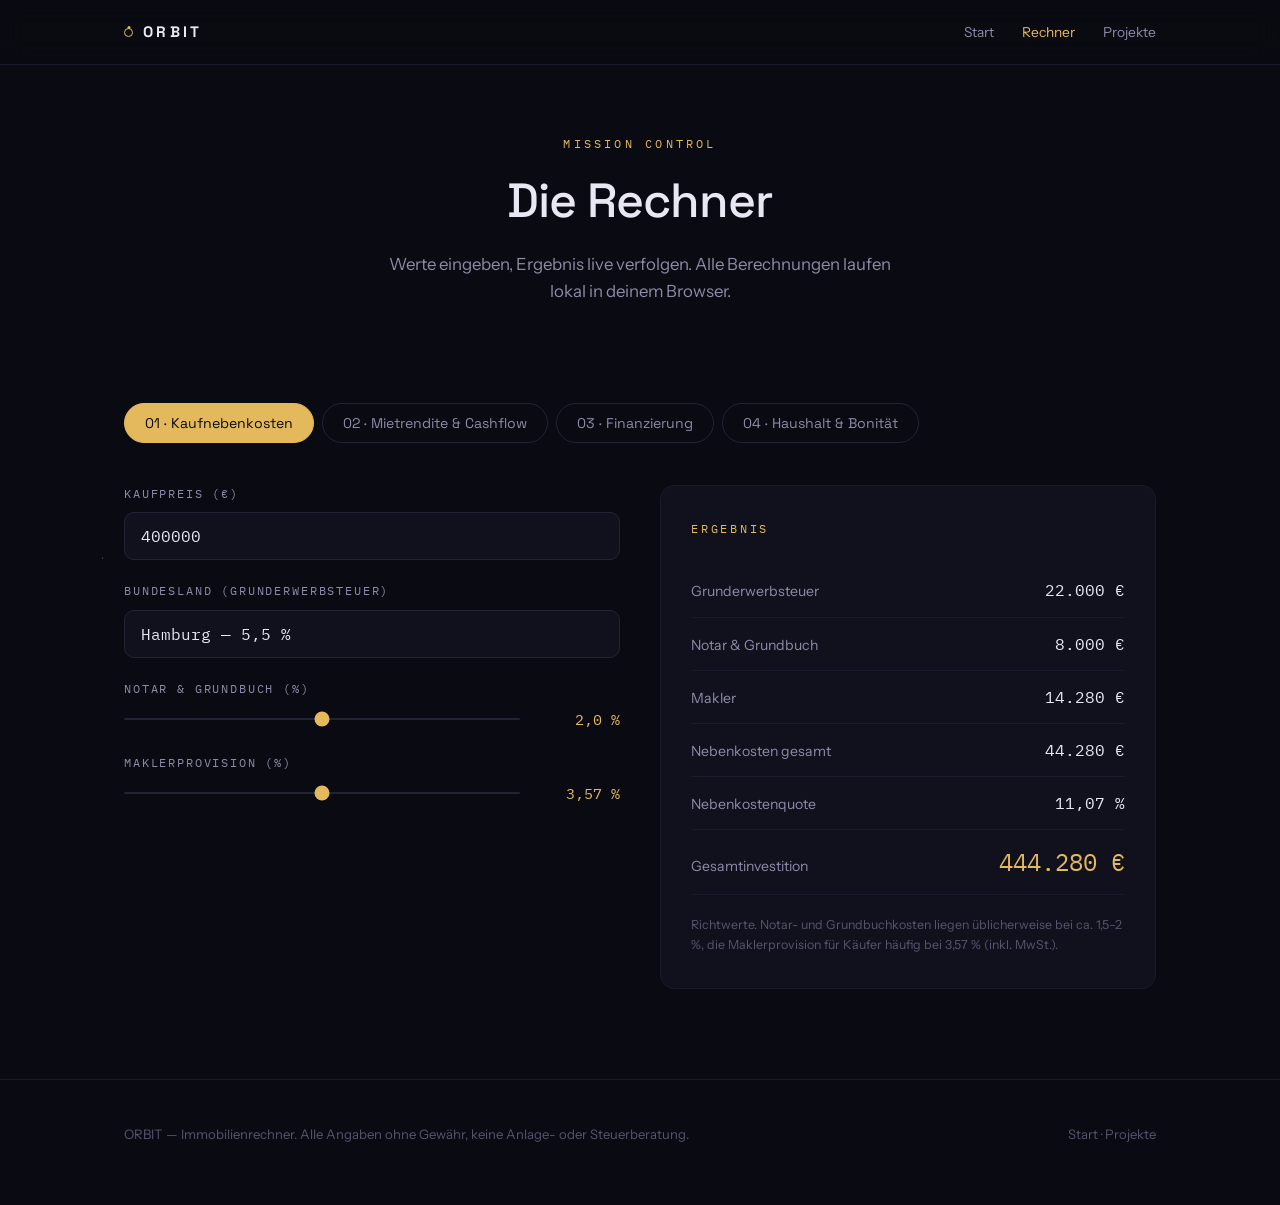
<file: rechner.html>
<!DOCTYPE html>
<html lang="de">
<head>
  <meta charset="UTF-8">
  <meta name="viewport" content="width=device-width, initial-scale=1.0">
  <title>Rechner — ORBIT Immobilienrechner</title>
  <meta name="description" content="Kaufnebenkosten, Mietrendite und Finanzierung live berechnen.">
  <link rel="preconnect" href="https://fonts.googleapis.com">
  <link rel="preconnect" href="https://fonts.gstatic.com" crossorigin>
  <link href="https://fonts.googleapis.com/css2?family=Space+Grotesk:wght@400;500;700&family=Instrument+Sans:wght@400;500&family=IBM+Plex+Mono:wght@400;500&display=swap" rel="stylesheet">
  <style>
/* ============================================================
   ORBIT — Immobilienrechner
   Tokens
   ============================================================ */
:root {
  --void: #0a0a12;
  --surface: #11111d;
  --surface-2: #16162405;
  --line: #232338;
  --line-soft: #1a1a2c;
  --ink: #e9e7f4;
  --muted: #8d8ba8;
  --faint: #56546e;
  --accent: #e3b95c;
  --accent-dim: #e3b95c33;
  --radius: 14px;
  --font-display: "Space Grotesk", sans-serif;
  --font-body: "Instrument Sans", system-ui, sans-serif;
  --font-mono: "IBM Plex Mono", monospace;
  --max: 1080px;
}

* { box-sizing: border-box; margin: 0; padding: 0; }

html { scroll-behavior: smooth; }

body {
  background: var(--void);
  color: var(--ink);
  font-family: var(--font-body);
  font-size: 16.5px;
  line-height: 1.6;
  -webkit-font-smoothing: antialiased;
  overflow-x: hidden;
}

::selection { background: var(--accent); color: var(--void); }

a { color: inherit; text-decoration: none; }
a:focus-visible, button:focus-visible, input:focus-visible, select:focus-visible {
  outline: 2px solid var(--accent);
  outline-offset: 3px;
  border-radius: 4px;
}

.wrap { max-width: var(--max); margin: 0 auto; padding: 0 24px; }

/* ============================================================
   Sternenfeld (sehr subtil)
   ============================================================ */
.stars {
  position: fixed; inset: 0; z-index: -2; pointer-events: none;
  background-image:
    radial-gradient(1px 1px at 12% 22%, #ffffff55 50%, transparent 51%),
    radial-gradient(1px 1px at 78% 14%, #ffffff40 50%, transparent 51%),
    radial-gradient(1.5px 1.5px at 64% 68%, #ffffff30 50%, transparent 51%),
    radial-gradient(1px 1px at 32% 84%, #ffffff45 50%, transparent 51%),
    radial-gradient(1px 1px at 90% 52%, #ffffff35 50%, transparent 51%),
    radial-gradient(1px 1px at 45% 38%, #ffffff28 50%, transparent 51%),
    radial-gradient(1.5px 1.5px at 8% 62%, #ffffff2e 50%, transparent 51%);
}

/* ============================================================
   Navigation
   ============================================================ */
.nav {
  position: sticky; top: 0; z-index: 50;
  backdrop-filter: blur(14px);
  background: #0a0a12cc;
  border-bottom: 1px solid var(--line-soft);
}
.nav-inner {
  display: flex; align-items: center; justify-content: space-between;
  height: 64px;
}
.logo {
  font-family: var(--font-display);
  font-weight: 700; letter-spacing: 0.22em; font-size: 0.95rem;
  display: flex; align-items: center; gap: 10px;
}
.logo-dot {
  width: 9px; height: 9px; border-radius: 50%;
  border: 1.5px solid var(--accent);
  position: relative;
}
.logo-dot::after {
  content: ""; position: absolute; top: -2.5px; left: 50%;
  width: 3px; height: 3px; border-radius: 50%; background: var(--accent);
  transform: translateX(-50%);
}
.nav-links { display: flex; gap: 28px; font-size: 0.86rem; color: var(--muted); }
.nav-links a { transition: color 0.2s; }
.nav-links a:hover, .nav-links a.active { color: var(--ink); }
.nav-links a.active { color: var(--accent); }

/* ============================================================
   Hero mit Orbit-Signatur
   ============================================================ */
.hero {
  position: relative;
  padding: 110px 0 90px;
  text-align: center;
  overflow: hidden;
}
.orbits {
  position: absolute; top: 50%; left: 50%;
  width: 920px; height: 920px;
  transform: translate(-50%, -50%);
  z-index: -1;
  opacity: 0.9;
}
.orbit-ring {
  position: absolute; top: 50%; left: 50%;
  border: 1px solid var(--line);
  border-radius: 50%;
  transform: translate(-50%, -50%);
}
.orbit-ring .sat {
  position: absolute; top: -3.5px; left: 50%;
  width: 7px; height: 7px; border-radius: 50%;
  background: var(--accent);
  box-shadow: 0 0 12px var(--accent);
  transform: translateX(-50%);
}
.ring-1 { width: 380px; height: 380px; animation: spin 48s linear infinite; }
.ring-2 { width: 600px; height: 600px; animation: spin 84s linear infinite reverse; }
.ring-3 { width: 860px; height: 860px; animation: spin 130s linear infinite; }
.ring-2 .sat { background: var(--muted); box-shadow: none; width: 5px; height: 5px; }
.ring-3 .sat { background: var(--faint); box-shadow: none; width: 5px; height: 5px; }

@keyframes spin { to { transform: translate(-50%, -50%) rotate(360deg); } }

@media (prefers-reduced-motion: reduce) {
  .ring-1, .ring-2, .ring-3 { animation: none; }
  html { scroll-behavior: auto; }
}

.eyebrow {
  font-family: var(--font-mono);
  font-size: 0.72rem; letter-spacing: 0.28em; text-transform: uppercase;
  color: var(--accent);
  margin-bottom: 22px;
}
.hero h1 {
  font-family: var(--font-display);
  font-size: clamp(2.4rem, 6vw, 4.2rem);
  font-weight: 500;
  line-height: 1.08;
  letter-spacing: -0.02em;
  max-width: 760px;
  margin: 0 auto 24px;
}
.hero h1 em {
  font-style: normal; color: var(--accent);
}
.hero p.lead {
  color: var(--muted);
  max-width: 540px;
  margin: 0 auto 38px;
  font-size: 1.05rem;
}
.cta-row { display: flex; gap: 14px; justify-content: center; flex-wrap: wrap; }

.btn {
  display: inline-flex; align-items: center; gap: 8px;
  font-family: var(--font-display);
  font-size: 0.9rem; font-weight: 500; letter-spacing: 0.04em;
  padding: 13px 26px;
  border-radius: 100px;
  border: 1px solid var(--line);
  color: var(--ink);
  transition: border-color 0.2s, background 0.2s, color 0.2s, transform 0.15s;
  cursor: pointer;
  background: transparent;
}
.btn:hover { border-color: var(--muted); transform: translateY(-1px); }
.btn.primary {
  background: var(--accent); color: var(--void); border-color: var(--accent);
}
.btn.primary:hover { background: #efc96f; }

/* ============================================================
   Sektionen
   ============================================================ */
.section { padding: 90px 0; border-top: 1px solid var(--line-soft); }
.section-head { margin-bottom: 48px; max-width: 560px; }
.section-head h2 {
  font-family: var(--font-display);
  font-size: clamp(1.6rem, 3.4vw, 2.2rem);
  font-weight: 500; letter-spacing: -0.01em;
  margin: 10px 0 14px;
}
.section-head p { color: var(--muted); }

/* Karten */
.grid-3 { display: grid; grid-template-columns: repeat(3, 1fr); gap: 18px; }
@media (max-width: 860px) { .grid-3 { grid-template-columns: 1fr; } }

.card {
  background: var(--surface);
  border: 1px solid var(--line-soft);
  border-radius: var(--radius);
  padding: 30px 26px;
  position: relative;
  transition: border-color 0.25s, transform 0.25s;
  display: block;
}
.card:hover { border-color: var(--accent-dim); transform: translateY(-3px); }
.card .card-id {
  font-family: var(--font-mono);
  font-size: 0.7rem; color: var(--faint); letter-spacing: 0.2em;
}
.card h3 {
  font-family: var(--font-display);
  font-weight: 500; font-size: 1.18rem;
  margin: 14px 0 10px;
}
.card p { color: var(--muted); font-size: 0.93rem; }
.card .card-go {
  margin-top: 22px;
  font-family: var(--font-mono); font-size: 0.78rem;
  color: var(--accent); letter-spacing: 0.08em;
}

/* ============================================================
   Rechner
   ============================================================ */
.tabs {
  display: flex; gap: 8px; flex-wrap: wrap;
  margin-bottom: 42px;
}
.tab {
  font-family: var(--font-display); font-size: 0.88rem;
  padding: 10px 20px; border-radius: 100px;
  border: 1px solid var(--line); background: transparent; color: var(--muted);
  cursor: pointer; transition: all 0.2s;
}
.tab:hover { color: var(--ink); }
.tab.active { background: var(--accent); border-color: var(--accent); color: var(--void); }

.calc { display: none; }
.calc.active { display: grid; grid-template-columns: 1fr 1fr; gap: 40px; animation: fadeUp 0.4s ease; }
@media (max-width: 860px) { .calc.active { grid-template-columns: 1fr; } }

@keyframes fadeUp {
  from { opacity: 0; transform: translateY(10px); }
  to { opacity: 1; transform: none; }
}

.field { margin-bottom: 22px; }
.field label {
  display: block;
  font-family: var(--font-mono); font-size: 0.72rem;
  letter-spacing: 0.16em; text-transform: uppercase;
  color: var(--muted); margin-bottom: 9px;
}
.field input, .field select {
  width: 100%;
  background: var(--surface);
  border: 1px solid var(--line);
  border-radius: 10px;
  color: var(--ink);
  font-family: var(--font-mono); font-size: 1rem;
  padding: 13px 16px;
  transition: border-color 0.2s;
  appearance: none;
}
.field input:focus, .field select:focus { border-color: var(--accent); outline: none; }
.field .range-row { display: flex; align-items: center; gap: 16px; }
.field input[type="range"] {
  padding: 0; height: 2px; background: var(--line); border: none;
  accent-color: var(--accent); cursor: pointer;
}
.field .range-val {
  font-family: var(--font-mono); min-width: 84px; text-align: right;
  color: var(--accent); font-size: 0.95rem;
}

/* Ergebnis-Panel */
.results {
  background: var(--surface);
  border: 1px solid var(--line-soft);
  border-radius: var(--radius);
  padding: 34px 30px;
  align-self: start;
  position: sticky; top: 90px;
}
.results .results-title {
  font-family: var(--font-mono); font-size: 0.72rem;
  letter-spacing: 0.24em; text-transform: uppercase;
  color: var(--accent); margin-bottom: 26px;
}
.res-row {
  display: flex; justify-content: space-between; align-items: baseline;
  padding: 13px 0;
  border-bottom: 1px solid var(--line-soft);
  gap: 16px;
}
.res-row:last-child { border-bottom: none; }
.res-row .k { color: var(--muted); font-size: 0.88rem; }
.res-row .v {
  font-family: var(--font-mono); font-size: 1.02rem;
  font-variant-numeric: tabular-nums;
  white-space: nowrap;
}
.res-row.big .v { font-size: 1.5rem; color: var(--accent); }
.res-row .v.neg { color: #e07a6a; }
.res-row .v.pos { color: #8fd49a; }
.res-note {
  margin-top: 20px; font-size: 0.78rem; color: var(--faint); line-height: 1.55;
}

/* Chart */
.chart-block {
  background: var(--surface);
  border: 1px solid var(--line-soft);
  border-radius: var(--radius);
  padding: 30px 28px 20px;
}
.chart-head {
  display: flex; justify-content: space-between; align-items: baseline;
  gap: 16px; flex-wrap: wrap; margin-bottom: 24px;
}
.chart-head .results-title { margin-bottom: 0; }
.chart-legend {
  display: flex; gap: 18px;
  font-family: var(--font-mono); font-size: 0.74rem; color: var(--muted);
}
.chart-legend i {
  display: inline-block; width: 10px; height: 10px;
  border-radius: 3px; margin-right: 7px;
}
.chart-block svg text {
  font-family: var(--font-mono); font-size: 11px; fill: var(--faint);
}

/* ============================================================
   Projekte
   ============================================================ */
.project {
  background: var(--surface);
  border: 1px solid var(--line-soft);
  border-radius: var(--radius);
  padding: 36px 32px;
  margin-bottom: 22px;
  display: grid;
  grid-template-columns: 1.1fr 1fr;
  gap: 36px;
}
@media (max-width: 860px) { .project { grid-template-columns: 1fr; } }
.project .p-tag {
  font-family: var(--font-mono); font-size: 0.7rem;
  letter-spacing: 0.22em; text-transform: uppercase; color: var(--accent);
}
.project h3 {
  font-family: var(--font-display); font-weight: 500;
  font-size: 1.5rem; margin: 12px 0 12px; letter-spacing: -0.01em;
}
.project .p-desc { color: var(--muted); font-size: 0.94rem; }
.p-metrics {
  display: grid; grid-template-columns: 1fr 1fr; gap: 2px;
  background: var(--line-soft); border-radius: 10px; overflow: hidden;
  align-self: center;
}
.p-metric { background: var(--void); padding: 18px 20px; }
.p-metric .mk {
  font-family: var(--font-mono); font-size: 0.66rem;
  letter-spacing: 0.16em; text-transform: uppercase; color: var(--faint);
}
.p-metric .mv {
  font-family: var(--font-mono); font-size: 1.15rem; margin-top: 6px;
  font-variant-numeric: tabular-nums;
}
.p-metric .mv.gold { color: var(--accent); }

/* ============================================================
   Footer
   ============================================================ */
.footer {
  border-top: 1px solid var(--line-soft);
  padding: 44px 0 60px;
  color: var(--faint);
  font-size: 0.82rem;
}
.footer .wrap { display: flex; justify-content: space-between; gap: 20px; flex-wrap: wrap; }
.footer a:hover { color: var(--muted); }

/* Reveal on scroll */
.reveal { opacity: 0; transform: translateY(18px); transition: opacity 0.7s ease, transform 0.7s ease; }
.reveal.in { opacity: 1; transform: none; }
@media (prefers-reduced-motion: reduce) {
  .reveal { opacity: 1; transform: none; transition: none; }
}

</style>
  <link rel="icon" href="data:image/svg+xml,<svg xmlns='http://www.w3.org/2000/svg' viewBox='0 0 100 100'><circle cx='50' cy='50' r='38' fill='none' stroke='%23e3b95c' stroke-width='6'/><circle cx='50' cy='12' r='9' fill='%23e3b95c'/></svg>">
</head>
<body>
<div class="stars" aria-hidden="true"></div>

<nav class="nav">
  <div class="wrap nav-inner">
    <a class="logo" href="index.html"><span class="logo-dot" aria-hidden="true"></span>ORBIT</a>
    <div class="nav-links">
      <a href="index.html">Start</a>
      <a href="rechner.html" class="active">Rechner</a>
      <a href="projekte.html">Projekte</a>
    </div>
  </div>
</nav>

<header class="hero" style="padding: 70px 0 40px;">
  <div class="wrap">
    <p class="eyebrow">Mission Control</p>
    <h1 style="font-size: clamp(2rem, 5vw, 3rem);">Die Rechner</h1>
    <p class="lead">Werte eingeben, Ergebnis live verfolgen. Alle Berechnungen laufen lokal in deinem Browser.</p>
  </div>
</header>

<main class="section" style="border-top: none; padding-top: 20px;">
  <div class="wrap">

    <div class="tabs" role="tablist">
      <button class="tab active" data-calc="nebenkosten" role="tab">01 · Kaufnebenkosten</button>
      <button class="tab" data-calc="rendite" role="tab">02 · Mietrendite &amp; Cashflow</button>
      <button class="tab" data-calc="finanzierung" role="tab">03 · Finanzierung</button>
      <button class="tab" data-calc="bonitaet" role="tab">04 · Haushalt &amp; Bonität</button>
    </div>

    <!-- ================= 01 KAUFNEBENKOSTEN ================= -->
    <section class="calc active" id="calc-nebenkosten">
      <div>
        <div class="field">
          <label for="nk-preis">Kaufpreis (€)</label>
          <input type="number" id="nk-preis" value="400000" min="0" step="1000">
        </div>
        <div class="field">
          <label for="nk-land">Bundesland (Grunderwerbsteuer)</label>
          <select id="nk-land">
            <option value="6.5">Brandenburg — 6,5 %</option>
            <option value="6.5">Nordrhein-Westfalen — 6,5 %</option>
            <option value="6.5">Saarland — 6,5 %</option>
            <option value="6.5">Schleswig-Holstein — 6,5 %</option>
            <option value="6.0">Berlin — 6,0 %</option>
            <option value="6.0">Hessen — 6,0 %</option>
            <option value="6.0">Mecklenburg-Vorpommern — 6,0 %</option>
            <option value="5.5" selected>Hamburg — 5,5 %</option>
            <option value="5.0">Baden-Württemberg — 5,0 %</option>
            <option value="5.0">Bremen — 5,0 %</option>
            <option value="5.0">Niedersachsen — 5,0 %</option>
            <option value="5.0">Rheinland-Pfalz — 5,0 %</option>
            <option value="5.0">Sachsen-Anhalt — 5,0 %</option>
            <option value="5.0">Sachsen — 5,0 %</option>
            <option value="5.0">Thüringen — 5,0 %</option>
            <option value="3.5">Bayern — 3,5 %</option>
          </select>
        </div>
        <div class="field">
          <label for="nk-notar">Notar &amp; Grundbuch (%)</label>
          <div class="range-row">
            <input type="range" id="nk-notar" min="1" max="3" step="0.1" value="2.0">
            <span class="range-val" id="nk-notar-val">2,0 %</span>
          </div>
        </div>
        <div class="field">
          <label for="nk-makler">Maklerprovision (%)</label>
          <div class="range-row">
            <input type="range" id="nk-makler" min="0" max="7.14" step="0.01" value="3.57">
            <span class="range-val" id="nk-makler-val">3,57 %</span>
          </div>
        </div>
      </div>

      <aside class="results" aria-live="polite">
        <p class="results-title">Ergebnis</p>
        <div class="res-row"><span class="k">Grunderwerbsteuer</span><span class="v" id="nk-gest">—</span></div>
        <div class="res-row"><span class="k">Notar &amp; Grundbuch</span><span class="v" id="nk-ng">—</span></div>
        <div class="res-row"><span class="k">Makler</span><span class="v" id="nk-mk">—</span></div>
        <div class="res-row"><span class="k">Nebenkosten gesamt</span><span class="v" id="nk-summe">—</span></div>
        <div class="res-row"><span class="k">Nebenkostenquote</span><span class="v" id="nk-quote">—</span></div>
        <div class="res-row big"><span class="k">Gesamtinvestition</span><span class="v" id="nk-total">—</span></div>
        <p class="res-note">Richtwerte. Notar- und Grundbuchkosten liegen üblicherweise bei ca. 1,5–2 %, die Maklerprovision für Käufer häufig bei 3,57 % (inkl. MwSt.).</p>
      </aside>
    </section>

    <!-- ================= 02 MIETRENDITE & CASHFLOW ================= -->
    <section class="calc" id="calc-rendite">
      <div>
        <div class="field">
          <label for="re-preis">Kaufpreis (€)</label>
          <input type="number" id="re-preis" value="400000" min="0" step="1000">
        </div>
        <div class="field">
          <label for="re-nk">Kaufnebenkosten (%)</label>
          <div class="range-row">
            <input type="range" id="re-nk" min="0" max="15" step="0.1" value="11.1">
            <span class="range-val" id="re-nk-val">11,1 %</span>
          </div>
        </div>
        <div class="field">
          <label for="re-miete">Kaltmiete pro Monat (€)</label>
          <input type="number" id="re-miete" value="1250" min="0" step="10">
        </div>
        <div class="field">
          <label for="re-hausgeld">Nicht umlegbare Kosten pro Monat (€)</label>
          <input type="number" id="re-hausgeld" value="120" min="0" step="5">
        </div>
        <div class="field">
          <label for="re-ruecklage">Instandhaltungsrücklage pro Monat (€)</label>
          <input type="number" id="re-ruecklage" value="80" min="0" step="5">
        </div>
        <div class="field">
          <label for="re-rate">Monatliche Kreditrate (€) — optional</label>
          <input type="number" id="re-rate" value="1480" min="0" step="10">
        </div>
        <div class="field">
          <label for="re-darlehen">Darlehenssumme (€) — für Zins-/Tilgungsanteil</label>
          <input type="number" id="re-darlehen" value="360000" min="0" step="1000">
        </div>
        <div class="field">
          <label for="re-zins">Sollzins p. a. (%)</label>
          <div class="range-row">
            <input type="range" id="re-zins" min="0.5" max="8" step="0.05" value="3.6">
            <span class="range-val" id="re-zins-val">3,60 %</span>
          </div>
        </div>
      </div>

      <aside class="results" aria-live="polite">
        <p class="results-title">Ergebnis</p>
        <div class="res-row"><span class="k">Jahreskaltmiete</span><span class="v" id="re-jkm">—</span></div>
        <div class="res-row"><span class="k">Kaufpreisfaktor</span><span class="v" id="re-faktor">—</span></div>
        <div class="res-row"><span class="k">Bruttomietrendite</span><span class="v" id="re-brutto">—</span></div>
        <div class="res-row"><span class="k">Nettomietrendite</span><span class="v" id="re-netto">—</span></div>
        <div class="res-row"><span class="k">Zinsanteil / Monat (anfängl.)</span><span class="v" id="re-zinsanteil">—</span></div>
        <div class="res-row"><span class="k">Tilgungsanteil / Monat (anfängl.)</span><span class="v" id="re-tilgungsanteil">—</span></div>
        <div class="res-row big"><span class="k">Cashflow / Monat</span><span class="v" id="re-cf">—</span></div>
        <p class="res-note">Bruttorendite = Jahreskaltmiete ÷ Kaufpreis. Nettorendite bezieht Nebenkosten beim Kauf sowie laufende, nicht umlegbare Kosten ein. Cashflow vor Steuern. Zins- und Tilgungsanteil beziehen sich nominal auf den ersten Monat — mit jeder Rate sinkt der Zins- und steigt der Tilgungsanteil.</p>
      </aside>

      <div class="chart-block" id="re-chart-block" style="grid-column: 1 / -1;">
        <div class="chart-head">
          <p class="results-title">Zins &amp; Tilgung — die nächsten 10 Jahre</p>
          <div class="chart-legend">
            <span><i style="background: var(--accent)"></i>Tilgung</span>
            <span><i style="background: #e07a6a"></i>Zins</span>
          </div>
        </div>
        <div id="re-chart" aria-hidden="false"></div>
        <p class="res-note" id="re-chart-note"></p>
      </div>
    </section>

    <!-- ================= 03 FINANZIERUNG ================= -->
    <section class="calc" id="calc-finanzierung">
      <div>
        <div class="field">
          <label for="fi-darlehen">Darlehenssumme (€)</label>
          <input type="number" id="fi-darlehen" value="360000" min="0" step="1000">
        </div>
        <div class="field">
          <label for="fi-zins">Sollzins p. a. (%)</label>
          <div class="range-row">
            <input type="range" id="fi-zins" min="0.5" max="8" step="0.05" value="3.6">
            <span class="range-val" id="fi-zins-val">3,60 %</span>
          </div>
        </div>
        <div class="field">
          <label for="fi-tilgung">Anfängliche Tilgung p. a. (%)</label>
          <div class="range-row">
            <input type="range" id="fi-tilgung" min="1" max="6" step="0.1" value="2.0">
            <span class="range-val" id="fi-tilgung-val">2,0 %</span>
          </div>
        </div>
        <div class="field">
          <label for="fi-bindung">Zinsbindung (Jahre)</label>
          <div class="range-row">
            <input type="range" id="fi-bindung" min="5" max="30" step="1" value="10">
            <span class="range-val" id="fi-bindung-val">10 J.</span>
          </div>
        </div>
      </div>

      <aside class="results" aria-live="polite">
        <p class="results-title">Ergebnis</p>
        <div class="res-row big"><span class="k">Monatsrate</span><span class="v" id="fi-rate">—</span></div>
        <div class="res-row"><span class="k">Restschuld nach Zinsbindung</span><span class="v" id="fi-rest">—</span></div>
        <div class="res-row"><span class="k">Getilgt in der Zinsbindung</span><span class="v" id="fi-getilgt">—</span></div>
        <div class="res-row"><span class="k">Zinskosten in der Zinsbindung</span><span class="v" id="fi-zinskosten">—</span></div>
        <div class="res-row"><span class="k">Gesamtlaufzeit (ca.)</span><span class="v" id="fi-laufzeit">—</span></div>
        <p class="res-note">Annuitätendarlehen mit monatlicher Rate und gleichbleibendem Zins. Die Gesamtlaufzeit nimmt an, dass der Zins nach der Bindung unverändert bleibt.</p>
      </aside>
    </section>

    <!-- ================= 04 HAUSHALT & BONITÄT ================= -->
    <section class="calc" id="calc-bonitaet">
      <div>
        <div class="field">
          <label for="bo-netto">Haushaltsnettoeinkommen pro Monat (€)</label>
          <input type="number" id="bo-netto" value="4500" min="0" step="50">
        </div>
        <div class="field">
          <label for="bo-sonstige">Sonstige Einnahmen pro Monat (€) — z. B. Miete, Kindergeld</label>
          <input type="number" id="bo-sonstige" value="0" min="0" step="10">
        </div>
        <div class="field">
          <label for="bo-raten">Bestehende Kreditraten pro Monat (€)</label>
          <input type="number" id="bo-raten" value="0" min="0" step="10">
        </div>
        <div class="field">
          <label for="bo-neurate">Geplante neue Kreditrate pro Monat (€)</label>
          <input type="number" id="bo-neurate" value="1480" min="0" step="10">
        </div>
        <div class="field">
          <label for="bo-schulden">Bestehende Restschulden gesamt (€)</label>
          <input type="number" id="bo-schulden" value="0" min="0" step="1000">
        </div>
        <div class="field">
          <label for="bo-darlehen">Neue Darlehenssumme (€)</label>
          <input type="number" id="bo-darlehen" value="360000" min="0" step="1000">
        </div>
        <div class="field">
          <label for="bo-marktwert">Kaufpreis / Marktwert der Immobilie (€)</label>
          <input type="number" id="bo-marktwert" value="400000" min="0" step="1000">
        </div>
        <div class="field">
          <label for="bo-abschlag">Sicherheitsabschlag Beleihungswert (%)</label>
          <div class="range-row">
            <input type="range" id="bo-abschlag" min="0" max="25" step="0.5" value="10">
            <span class="range-val" id="bo-abschlag-val">10,0 %</span>
          </div>
        </div>
      </div>

      <aside class="results" aria-live="polite">
        <p class="results-title">Ergebnis</p>
        <div class="res-row"><span class="k">Gesamteinkommen / Monat</span><span class="v" id="bo-einkommen">—</span></div>
        <div class="res-row"><span class="k">Kreditraten gesamt / Monat</span><span class="v" id="bo-ratensumme">—</span></div>
        <div class="res-row big"><span class="k">DSTI (Schuldendienstquote)</span><span class="v" id="bo-dsti">—</span></div>
        <div class="res-row"><span class="k">DTI (Verschuldung ÷ Jahresnetto)</span><span class="v" id="bo-dti">—</span></div>
        <div class="res-row"><span class="k">Beleihungswert</span><span class="v" id="bo-belwert">—</span></div>
        <div class="res-row"><span class="k">Beleihungsauslauf (LTV)</span><span class="v" id="bo-ltv">—</span></div>
        <div class="res-row"><span class="k">Frei verfügbar / Monat</span><span class="v" id="bo-frei">—</span></div>
        <p class="res-note">DSTI = alle Kreditraten ÷ Nettoeinkommen; Banken sehen Werte bis ca. 35 % als komfortabel, über 40 % wird es eng. DTI = Gesamtverschuldung ÷ Jahresnettoeinkommen. Beleihungswert = Marktwert abzüglich Sicherheitsabschlag; ein Beleihungsauslauf bis 80 % gilt meist als günstig für die Konditionen.</p>
      </aside>
    </section>

  </div>
</main>

<footer class="footer">
  <div class="wrap">
    <span>ORBIT — Immobilienrechner. Alle Angaben ohne Gewähr, keine Anlage- oder Steuerberatung.</span>
    <span><a href="index.html">Start</a> · <a href="projekte.html">Projekte</a></span>
  </div>
</footer>

<script>
/* ============================================================
   ORBIT — Immobilienrechner
   ============================================================ */

const fmtEUR = new Intl.NumberFormat("de-DE", {
  style: "currency", currency: "EUR", maximumFractionDigits: 0,
});
const fmtEUR2 = new Intl.NumberFormat("de-DE", {
  style: "currency", currency: "EUR", minimumFractionDigits: 2, maximumFractionDigits: 2,
});
const fmtPct = new Intl.NumberFormat("de-DE", {
  minimumFractionDigits: 2, maximumFractionDigits: 2,
});
const fmtNum = new Intl.NumberFormat("de-DE", {
  minimumFractionDigits: 1, maximumFractionDigits: 1,
});

const $ = (id) => document.getElementById(id);
const num = (id) => parseFloat($(id)?.value) || 0;

/* --------- sanfte Zähl-Animation für Ergebniswerte --------- */
const prefersReduced = window.matchMedia("(prefers-reduced-motion: reduce)").matches;
const animState = new Map();

function setVal(id, value, formatter, suffix = "") {
  const el = $(id);
  if (!el) return;
  if (prefersReduced) {
    el.textContent = formatter(value) + suffix;
    animState.set(id, value);
    return;
  }
  const from = animState.get(id) ?? value;
  animState.set(id, value);
  if (from === value) { el.textContent = formatter(value) + suffix; return; }

  const start = performance.now();
  const dur = 350;
  function frame(now) {
    const t = Math.min((now - start) / dur, 1);
    const eased = 1 - Math.pow(1 - t, 3);
    el.textContent = formatter(from + (value - from) * eased) + suffix;
    if (t < 1 && animState.get(id) === value) requestAnimationFrame(frame);
  }
  requestAnimationFrame(frame);
}

/* ============================================================
   Tabs
   ============================================================ */
const tabs = document.querySelectorAll(".tab");
if (tabs.length) {
  function activate(name) {
    tabs.forEach((t) => t.classList.toggle("active", t.dataset.calc === name));
    document.querySelectorAll(".calc").forEach((c) =>
      c.classList.toggle("active", c.id === "calc-" + name)
    );
    history.replaceState(null, "", "#" + name);
  }
  tabs.forEach((t) => t.addEventListener("click", () => activate(t.dataset.calc)));
  const hash = location.hash.replace("#", "");
  if (["nebenkosten", "rendite", "finanzierung", "bonitaet"].includes(hash)) activate(hash);
}

/* ============================================================
   01 — Kaufnebenkosten
   ============================================================ */
function calcNebenkosten() {
  if (!$("nk-preis")) return;
  const preis = num("nk-preis");
  const gestP = num("nk-land");
  const notarP = num("nk-notar");
  const maklerP = num("nk-makler");

  $("nk-notar-val").textContent = fmtNum.format(notarP) + " %";
  $("nk-makler-val").textContent = fmtPct.format(maklerP) + " %";

  const gest = (preis * gestP) / 100;
  const ng = (preis * notarP) / 100;
  const mk = (preis * maklerP) / 100;
  const summe = gest + ng + mk;

  setVal("nk-gest", gest, (v) => fmtEUR.format(v));
  setVal("nk-ng", ng, (v) => fmtEUR.format(v));
  setVal("nk-mk", mk, (v) => fmtEUR.format(v));
  setVal("nk-summe", summe, (v) => fmtEUR.format(v));
  setVal("nk-quote", preis ? (summe / preis) * 100 : 0, (v) => fmtPct.format(v), " %");
  setVal("nk-total", preis + summe, (v) => fmtEUR.format(v));
}

/* ============================================================
   02 — Mietrendite & Cashflow
   ============================================================ */
function calcRendite() {
  if (!$("re-preis")) return;
  const preis = num("re-preis");
  const nkP = num("re-nk");
  const miete = num("re-miete");
  const hausgeld = num("re-hausgeld");
  const ruecklage = num("re-ruecklage");
  const rate = num("re-rate");
  const darlehen = num("re-darlehen");
  const zinsP = num("re-zins");

  $("re-nk-val").textContent = fmtNum.format(nkP) + " %";
  $("re-zins-val").textContent = fmtPct.format(zinsP) + " %";

  const invest = preis * (1 + nkP / 100);
  const jkm = miete * 12;
  const jahresNetto = jkm - (hausgeld + ruecklage) * 12;
  const cf = miete - hausgeld - ruecklage - rate;

  const zinsanteil = Math.min((darlehen * zinsP) / 100 / 12, rate);
  const tilgungsanteil = rate - zinsanteil;

  setVal("re-jkm", jkm, (v) => fmtEUR.format(v));
  setVal("re-faktor", jkm > 0 ? preis / jkm : 0, (v) => fmtNum.format(v));
  setVal("re-brutto", preis ? (jkm / preis) * 100 : 0, (v) => fmtPct.format(v), " %");
  setVal("re-netto", invest ? (jahresNetto / invest) * 100 : 0, (v) => fmtPct.format(v), " %");
  setVal("re-zinsanteil", zinsanteil, (v) => fmtEUR2.format(v));
  setVal("re-tilgungsanteil", tilgungsanteil, (v) => fmtEUR2.format(v));

  const cfEl = $("re-cf");
  setVal("re-cf", cf, (v) => (v > 0 ? "+" : "") + fmtEUR.format(v));
  cfEl.classList.toggle("neg", cf < 0);
  cfEl.classList.toggle("pos", cf > 0);

  renderReChart(darlehen, zinsP, rate);
}

/* --------- Balkendiagramm: Zins/Tilgung pro Jahr --------- */
function renderReChart(darlehen, zinsP, rate) {
  const block = $("re-chart-block");
  if (!block) return;
  if (darlehen <= 0 || rate <= 0) {
    block.style.display = "none";
    return;
  }
  block.style.display = "";

  const zinsMonat = zinsP / 100 / 12;
  let rest = darlehen;
  const years = [];
  for (let y = 1; y <= 10; y++) {
    let z = 0, t = 0;
    for (let m = 0; m < 12; m++) {
      if (rest <= 0) break;
      const zins = rest * zinsMonat;
      const tilgung = Math.min(Math.max(rate - zins, 0), rest);
      z += zins;
      t += tilgung;
      rest -= tilgung;
    }
    if (z === 0 && t === 0) break;
    years.push({ y, z, t });
  }

  const max = Math.max(...years.map((d) => d.z + d.t), 1);
  const W = 640, top = 12, bottom = 200, labelY = 226;
  const slot = W / 10;
  const barW = Math.min(38, slot * 0.6);
  let bars = "";

  years.forEach((d, i) => {
    const x = i * slot + (slot - barW) / 2;
    const hT = ((bottom - top) * d.t) / max;
    const hZ = ((bottom - top) * d.z) / max;
    const yT = bottom - hT;
    const yZ = yT - hZ;
    bars += `<g><title>Jahr ${d.y} — Zins: ${fmtEUR.format(d.z)} · Tilgung: ${fmtEUR.format(d.t)}</title>` +
      `<rect x="${x}" y="${yT}" width="${barW}" height="${hT}" style="fill: var(--accent)"></rect>` +
      `<rect x="${x}" y="${yZ}" width="${barW}" height="${hZ}" rx="2" style="fill: #e07a6a; opacity: 0.85"></rect>` +
      `<text x="${x + barW / 2}" y="${labelY}" text-anchor="middle">J${d.y}</text></g>`;
  });
  bars += `<line x1="0" y1="${bottom}" x2="${W}" y2="${bottom}" style="stroke: var(--line)"></line>`;

  $("re-chart").innerHTML =
    `<svg viewBox="0 0 ${W} 240" width="100%" role="img" aria-label="Jährliche Aufteilung der Kreditrate in Zins und Tilgung über zehn Jahre">${bars}</svg>`;

  $("re-chart-note").textContent =
    rest <= 0
      ? `Das Darlehen ist innerhalb der 10 Jahre vollständig getilgt. Werte pro Balken per Mauszeiger.`
      : `Restschuld nach 10 Jahren: ${fmtEUR.format(rest)}. Werte pro Balken per Mauszeiger.`;
}

/* ============================================================
   03 — Finanzierung (Annuitätendarlehen)
   ============================================================ */
function calcFinanzierung() {
  if (!$("fi-darlehen")) return;
  const darlehen = num("fi-darlehen");
  const zinsP = num("fi-zins");
  const tilgungP = num("fi-tilgung");
  const bindung = num("fi-bindung");

  $("fi-zins-val").textContent = fmtPct.format(zinsP) + " %";
  $("fi-tilgung-val").textContent = fmtNum.format(tilgungP) + " %";
  $("fi-bindung-val").textContent = bindung + " J.";

  const annuitaet = (darlehen * (zinsP + tilgungP)) / 100;
  const rate = annuitaet / 12;
  const zinsM = zinsP / 100 / 12;

  // Monatliche Simulation
  let rest = darlehen;
  let zinskosten = 0;
  let monate = 0;
  let restNachBindung = darlehen;
  const maxMonate = 12 * 80;

  while (rest > 0 && monate < maxMonate && rate > rest * zinsM) {
    const zins = rest * zinsM;
    const tilgung = Math.min(rate - zins, rest);
    rest -= tilgung;
    monate++;
    if (monate <= bindung * 12) {
      zinskosten += zins;
      restNachBindung = rest;
    }
  }

  const tilgtBindung = darlehen - restNachBindung;
  const jahre = Math.floor(monate / 12);
  const restMonate = monate % 12;
  const abbezahlt = rest <= 0 && monate < maxMonate;

  setVal("fi-rate", rate, (v) => fmtEUR2.format(v));
  setVal("fi-rest", restNachBindung, (v) => fmtEUR.format(v));
  setVal("fi-getilgt", tilgtBindung, (v) => fmtEUR.format(v));
  setVal("fi-zinskosten", zinskosten, (v) => fmtEUR.format(v));
  $("fi-laufzeit").textContent =
    rate <= darlehen * zinsM && darlehen > 0
      ? "Rate deckt Zins nicht"
      : abbezahlt
        ? `${jahre} J. ${restMonate} M.`
        : "> 80 Jahre";
}

/* ============================================================
   04 — Haushalt & Bonität (DSTI, DTI, Beleihungswert)
   ============================================================ */
function calcBonitaet() {
  if (!$("bo-netto")) return;
  const netto = num("bo-netto");
  const sonstige = num("bo-sonstige");
  const raten = num("bo-raten");
  const neurate = num("bo-neurate");
  const schulden = num("bo-schulden");
  const darlehen = num("bo-darlehen");
  const marktwert = num("bo-marktwert");
  const abschlagP = num("bo-abschlag");

  $("bo-abschlag-val").textContent = fmtNum.format(abschlagP) + " %";

  const einkommen = netto + sonstige;
  const ratensumme = raten + neurate;
  const dsti = einkommen > 0 ? (ratensumme / einkommen) * 100 : 0;
  const jahresnetto = einkommen * 12;
  const gesamtschuld = schulden + darlehen;
  const dti = jahresnetto > 0 ? gesamtschuld / jahresnetto : 0;
  const belwert = marktwert * (1 - abschlagP / 100);
  const ltv = belwert > 0 ? (darlehen / belwert) * 100 : 0;
  const frei = einkommen - ratensumme;

  setVal("bo-einkommen", einkommen, (v) => fmtEUR.format(v));
  setVal("bo-ratensumme", ratensumme, (v) => fmtEUR.format(v));
  setVal("bo-dsti", dsti, (v) => fmtPct.format(v), " %");
  setVal("bo-dti", dti, (v) => fmtNum.format(v), " × Jahresnetto");
  setVal("bo-belwert", belwert, (v) => fmtEUR.format(v));
  setVal("bo-ltv", ltv, (v) => fmtPct.format(v), " %");
  setVal("bo-frei", frei, (v) => fmtEUR.format(v));

  const dstiEl = $("bo-dsti");
  dstiEl.classList.toggle("pos", einkommen > 0 && dsti <= 35);
  dstiEl.classList.toggle("neg", dsti > 40);

  const ltvEl = $("bo-ltv");
  ltvEl.classList.toggle("pos", belwert > 0 && ltv <= 80);
  ltvEl.classList.toggle("neg", ltv > 100);

  const freiEl = $("bo-frei");
  freiEl.classList.toggle("neg", frei < 0);
}

/* ============================================================
   Events & Init
   ============================================================ */
document.querySelectorAll("input, select").forEach((el) => {
  el.addEventListener("input", () => {
    calcNebenkosten();
    calcRendite();
    calcFinanzierung();
    calcBonitaet();
  });
});
calcNebenkosten();
calcRendite();
calcFinanzierung();
calcBonitaet();

/* Scroll-Reveal */
const reveals = document.querySelectorAll(".reveal");
if (reveals.length && "IntersectionObserver" in window && !prefersReduced) {
  const io = new IntersectionObserver(
    (entries) => entries.forEach((e) => {
      if (e.isIntersecting) { e.target.classList.add("in"); io.unobserve(e.target); }
    }),
    { threshold: 0.12 }
  );
  reveals.forEach((r) => io.observe(r));
} else {
  reveals.forEach((r) => r.classList.add("in"));
}

</script>
</body>
</html>
</file>
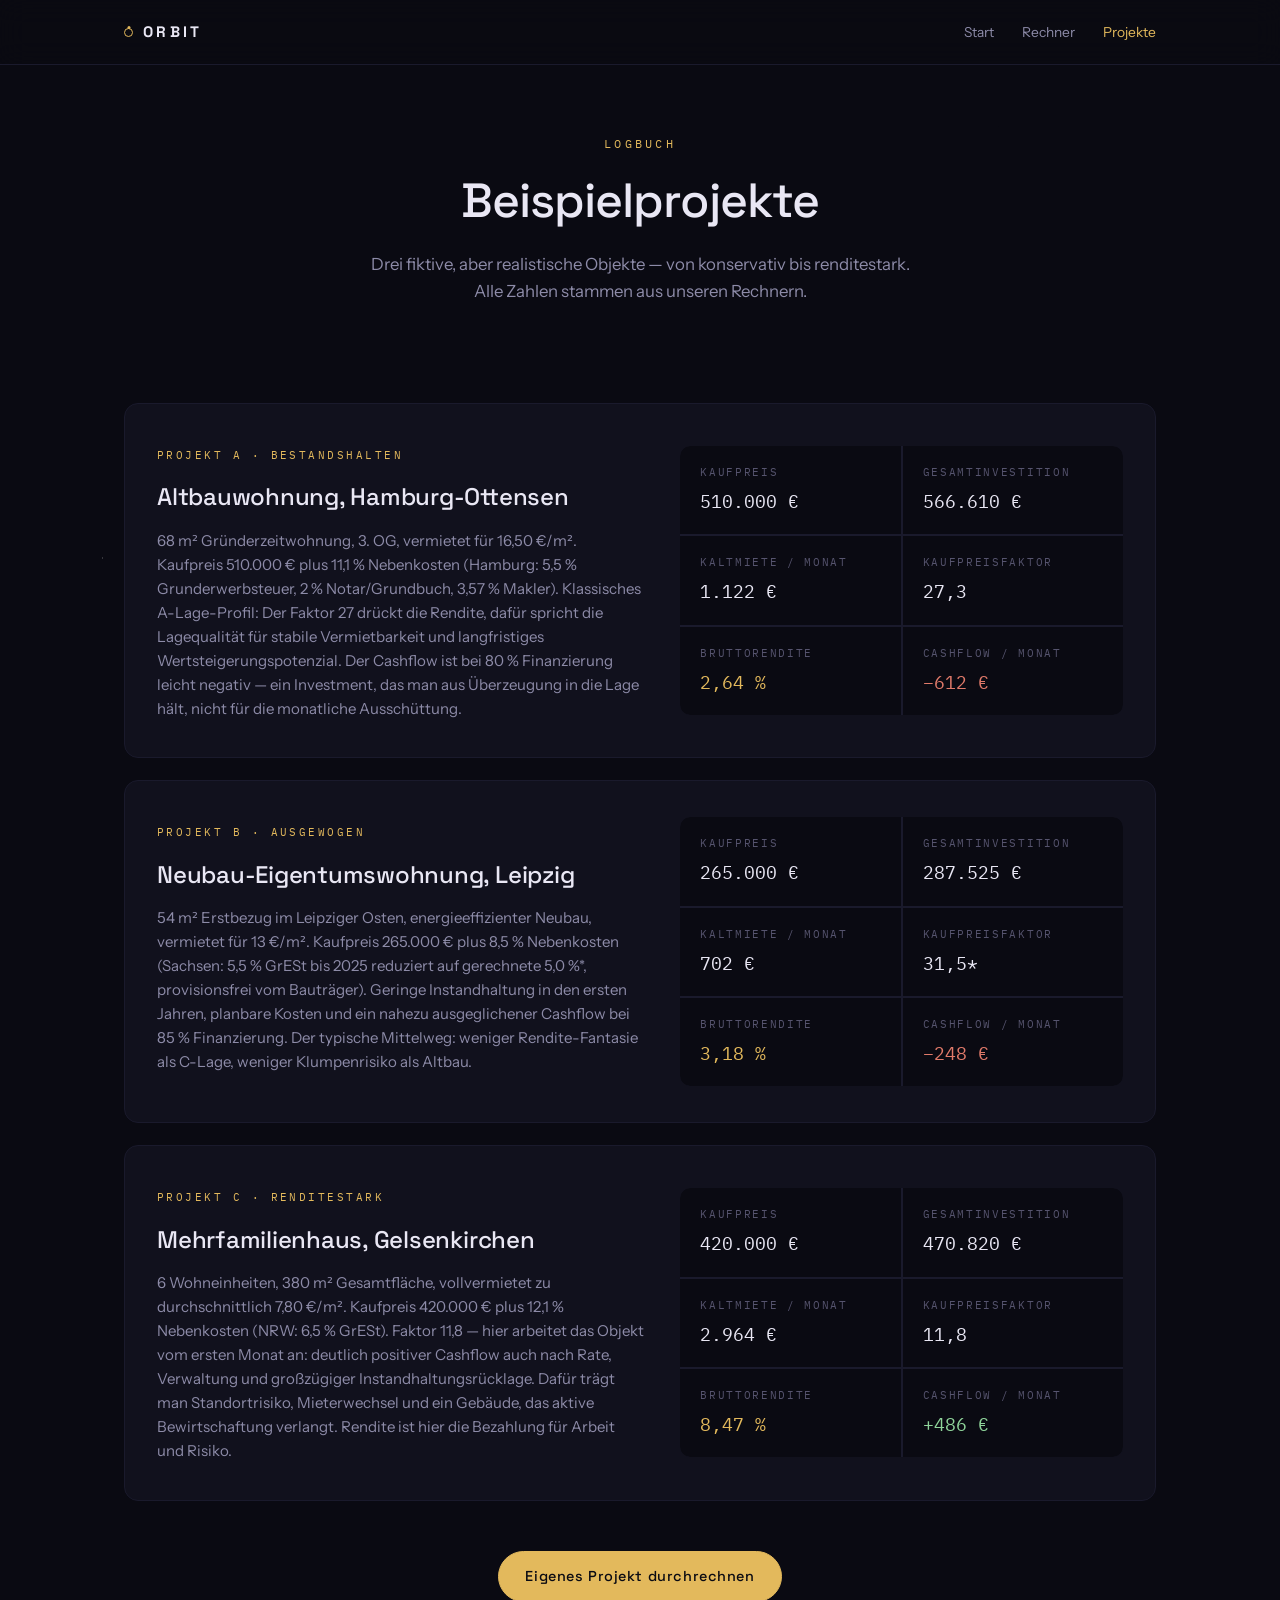
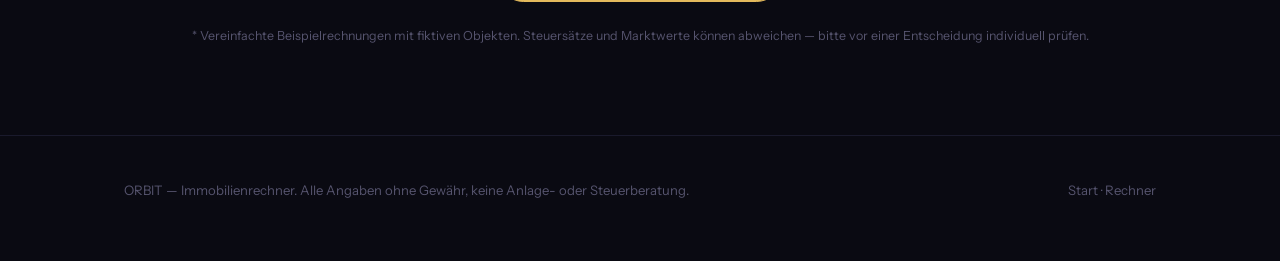
<file: orbit-immo/projekte.html>
<!DOCTYPE html>
<html lang="de">
<head>
  <meta charset="UTF-8">
  <meta name="viewport" content="width=device-width, initial-scale=1.0">
  <title>Beispielprojekte — ORBIT Immobilienrechner</title>
  <meta name="description" content="Drei realistische Beispiel-Immobilienprojekte, komplett durchgerechnet.">
  <link rel="preconnect" href="https://fonts.googleapis.com">
  <link rel="preconnect" href="https://fonts.gstatic.com" crossorigin>
  <link href="https://fonts.googleapis.com/css2?family=Space+Grotesk:wght@400;500;700&family=Instrument+Sans:wght@400;500&family=IBM+Plex+Mono:wght@400;500&display=swap" rel="stylesheet">
  <link rel="stylesheet" href="assets/style.css">
  <link rel="icon" href="data:image/svg+xml,<svg xmlns='http://www.w3.org/2000/svg' viewBox='0 0 100 100'><circle cx='50' cy='50' r='38' fill='none' stroke='%23e3b95c' stroke-width='6'/><circle cx='50' cy='12' r='9' fill='%23e3b95c'/></svg>">
</head>
<body>
<div class="stars" aria-hidden="true"></div>

<nav class="nav">
  <div class="wrap nav-inner">
    <a class="logo" href="index.html"><span class="logo-dot" aria-hidden="true"></span>ORBIT</a>
    <div class="nav-links">
      <a href="index.html">Start</a>
      <a href="rechner.html">Rechner</a>
      <a href="projekte.html" class="active">Projekte</a>
    </div>
  </div>
</nav>

<header class="hero" style="padding: 70px 0 40px;">
  <div class="wrap">
    <p class="eyebrow">Logbuch</p>
    <h1 style="font-size: clamp(2rem, 5vw, 3rem);">Beispielprojekte</h1>
    <p class="lead">Drei fiktive, aber realistische Objekte — von konservativ bis renditestark. Alle Zahlen stammen aus unseren Rechnern.</p>
  </div>
</header>

<main class="section" style="border-top: none; padding-top: 20px;">
  <div class="wrap">

    <article class="project reveal" id="ottensen">
      <div>
        <span class="p-tag">Projekt A · Bestandshalten</span>
        <h3>Altbauwohnung, Hamburg-Ottensen</h3>
        <p class="p-desc">
          68 m² Gründerzeitwohnung, 3. OG, vermietet für 16,50 €/m². Kaufpreis 510.000 € plus
          11,1 % Nebenkosten (Hamburg: 5,5 % Grunderwerbsteuer, 2 % Notar/Grundbuch, 3,57 % Makler).
          Klassisches A-Lage-Profil: Der Faktor 27 drückt die Rendite, dafür spricht die Lagequalität
          für stabile Vermietbarkeit und langfristiges Wertsteigerungspotenzial. Der Cashflow ist bei
          80 % Finanzierung leicht negativ — ein Investment, das man aus Überzeugung in die Lage hält,
          nicht für die monatliche Ausschüttung.
        </p>
      </div>
      <div class="p-metrics">
        <div class="p-metric"><div class="mk">Kaufpreis</div><div class="mv">510.000 €</div></div>
        <div class="p-metric"><div class="mk">Gesamtinvestition</div><div class="mv">566.610 €</div></div>
        <div class="p-metric"><div class="mk">Kaltmiete / Monat</div><div class="mv">1.122 €</div></div>
        <div class="p-metric"><div class="mk">Kaufpreisfaktor</div><div class="mv">27,3</div></div>
        <div class="p-metric"><div class="mk">Bruttorendite</div><div class="mv gold">2,64 %</div></div>
        <div class="p-metric"><div class="mk">Cashflow / Monat</div><div class="mv" style="color:#e07a6a;">−612 €</div></div>
      </div>
    </article>

    <article class="project reveal" id="leipzig">
      <div>
        <span class="p-tag">Projekt B · Ausgewogen</span>
        <h3>Neubau-Eigentumswohnung, Leipzig</h3>
        <p class="p-desc">
          54 m² Erstbezug im Leipziger Osten, energieeffizienter Neubau, vermietet für 13 €/m².
          Kaufpreis 265.000 € plus 8,5 % Nebenkosten (Sachsen: 5,5 % GrESt bis 2025 reduziert auf
          gerechnete 5,0 %*, provisionsfrei vom Bauträger). Geringe Instandhaltung in den ersten
          Jahren, planbare Kosten und ein nahezu ausgeglichener Cashflow bei 85 % Finanzierung.
          Der typische Mittelweg: weniger Rendite-Fantasie als C-Lage, weniger Klumpenrisiko als Altbau.
        </p>
      </div>
      <div class="p-metrics">
        <div class="p-metric"><div class="mk">Kaufpreis</div><div class="mv">265.000 €</div></div>
        <div class="p-metric"><div class="mk">Gesamtinvestition</div><div class="mv">287.525 €</div></div>
        <div class="p-metric"><div class="mk">Kaltmiete / Monat</div><div class="mv">702 €</div></div>
        <div class="p-metric"><div class="mk">Kaufpreisfaktor</div><div class="mv">31,5*</div></div>
        <div class="p-metric"><div class="mk">Bruttorendite</div><div class="mv gold">3,18 %</div></div>
        <div class="p-metric"><div class="mk">Cashflow / Monat</div><div class="mv" style="color:#e07a6a;">−248 €</div></div>
      </div>
    </article>

    <article class="project reveal" id="ruhr">
      <div>
        <span class="p-tag">Projekt C · Renditestark</span>
        <h3>Mehrfamilienhaus, Gelsenkirchen</h3>
        <p class="p-desc">
          6 Wohneinheiten, 380 m² Gesamtfläche, vollvermietet zu durchschnittlich 7,80 €/m².
          Kaufpreis 420.000 € plus 12,1 % Nebenkosten (NRW: 6,5 % GrESt). Faktor 11,8 — hier
          arbeitet das Objekt vom ersten Monat an: deutlich positiver Cashflow auch nach Rate,
          Verwaltung und großzügiger Instandhaltungsrücklage. Dafür trägt man Standortrisiko,
          Mieterwechsel und ein Gebäude, das aktive Bewirtschaftung verlangt. Rendite ist hier
          die Bezahlung für Arbeit und Risiko.
        </p>
      </div>
      <div class="p-metrics">
        <div class="p-metric"><div class="mk">Kaufpreis</div><div class="mv">420.000 €</div></div>
        <div class="p-metric"><div class="mk">Gesamtinvestition</div><div class="mv">470.820 €</div></div>
        <div class="p-metric"><div class="mk">Kaltmiete / Monat</div><div class="mv">2.964 €</div></div>
        <div class="p-metric"><div class="mk">Kaufpreisfaktor</div><div class="mv">11,8</div></div>
        <div class="p-metric"><div class="mk">Bruttorendite</div><div class="mv gold">8,47 %</div></div>
        <div class="p-metric"><div class="mk">Cashflow / Monat</div><div class="mv" style="color:#8fd49a;">+486 €</div></div>
      </div>
    </article>

    <div class="cta-row" style="margin-top: 50px;">
      <a class="btn primary" href="rechner.html">Eigenes Projekt durchrechnen</a>
    </div>
    <p class="res-note" style="text-align:center; margin-top: 24px;">
      * Vereinfachte Beispielrechnungen mit fiktiven Objekten. Steuersätze und Marktwerte können abweichen — bitte vor einer Entscheidung individuell prüfen.
    </p>

  </div>
</main>

<footer class="footer">
  <div class="wrap">
    <span>ORBIT — Immobilienrechner. Alle Angaben ohne Gewähr, keine Anlage- oder Steuerberatung.</span>
    <span><a href="index.html">Start</a> · <a href="rechner.html">Rechner</a></span>
  </div>
</footer>

<script src="assets/app.js"></script>
</body>
</html>
</file>
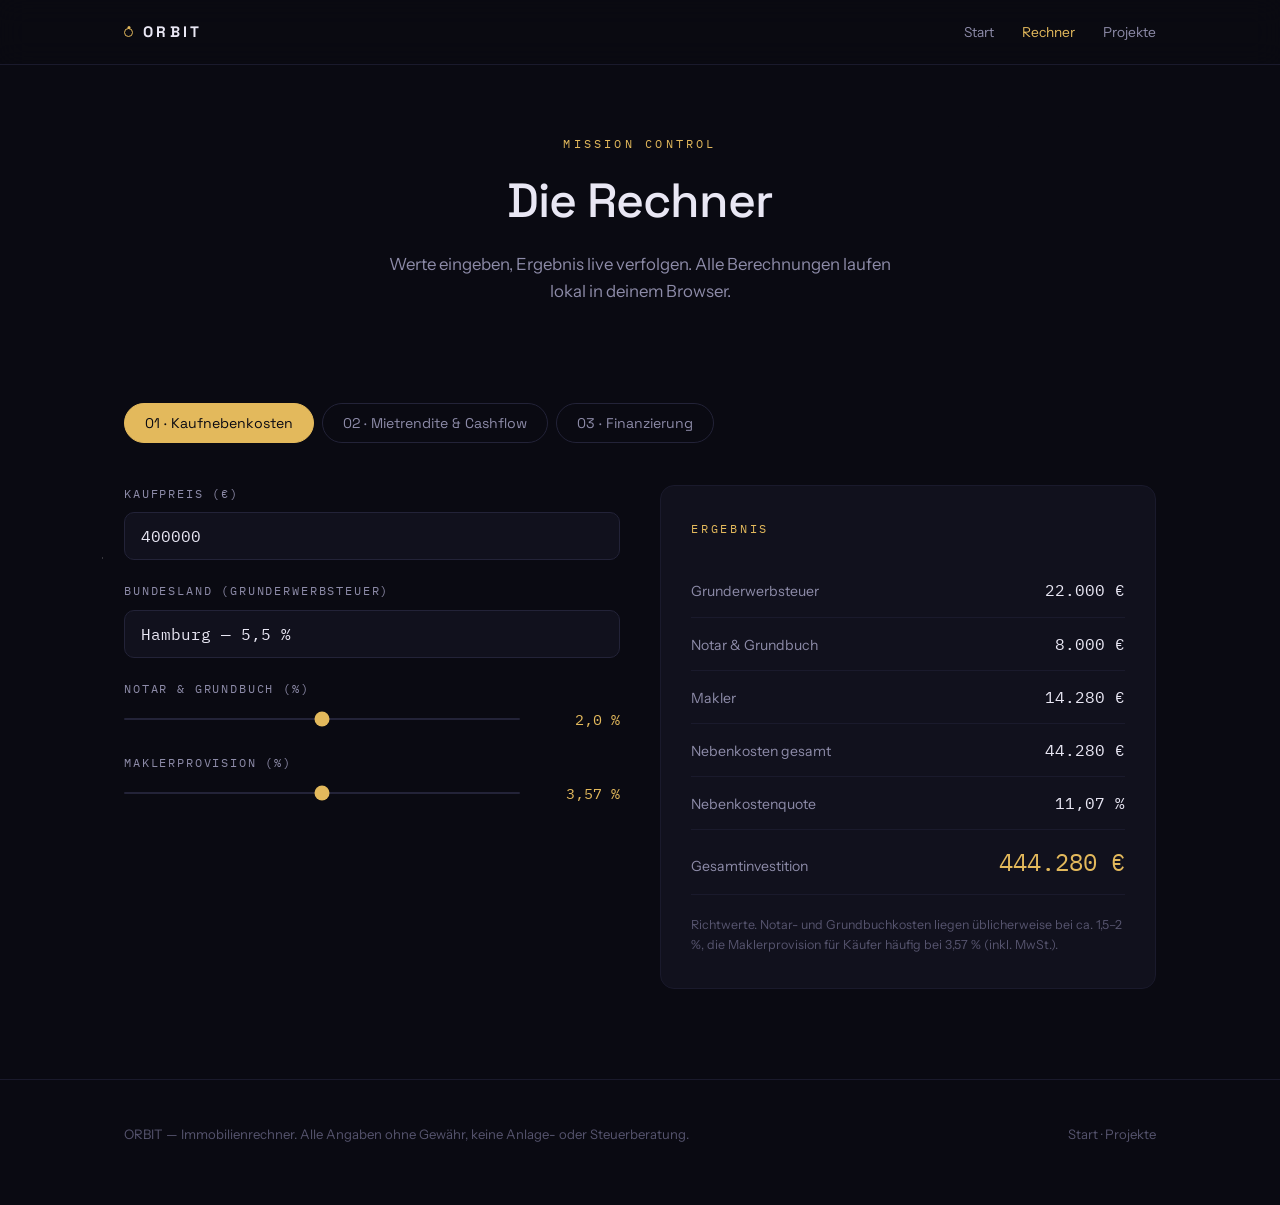
<file: orbit-immo/rechner.html>
<!DOCTYPE html>
<html lang="de">
<head>
  <meta charset="UTF-8">
  <meta name="viewport" content="width=device-width, initial-scale=1.0">
  <title>Rechner — ORBIT Immobilienrechner</title>
  <meta name="description" content="Kaufnebenkosten, Mietrendite und Finanzierung live berechnen.">
  <link rel="preconnect" href="https://fonts.googleapis.com">
  <link rel="preconnect" href="https://fonts.gstatic.com" crossorigin>
  <link href="https://fonts.googleapis.com/css2?family=Space+Grotesk:wght@400;500;700&family=Instrument+Sans:wght@400;500&family=IBM+Plex+Mono:wght@400;500&display=swap" rel="stylesheet">
  <link rel="stylesheet" href="assets/style.css">
  <link rel="icon" href="data:image/svg+xml,<svg xmlns='http://www.w3.org/2000/svg' viewBox='0 0 100 100'><circle cx='50' cy='50' r='38' fill='none' stroke='%23e3b95c' stroke-width='6'/><circle cx='50' cy='12' r='9' fill='%23e3b95c'/></svg>">
</head>
<body>
<div class="stars" aria-hidden="true"></div>

<nav class="nav">
  <div class="wrap nav-inner">
    <a class="logo" href="index.html"><span class="logo-dot" aria-hidden="true"></span>ORBIT</a>
    <div class="nav-links">
      <a href="index.html">Start</a>
      <a href="rechner.html" class="active">Rechner</a>
      <a href="projekte.html">Projekte</a>
    </div>
  </div>
</nav>

<header class="hero" style="padding: 70px 0 40px;">
  <div class="wrap">
    <p class="eyebrow">Mission Control</p>
    <h1 style="font-size: clamp(2rem, 5vw, 3rem);">Die Rechner</h1>
    <p class="lead">Werte eingeben, Ergebnis live verfolgen. Alle Berechnungen laufen lokal in deinem Browser.</p>
  </div>
</header>

<main class="section" style="border-top: none; padding-top: 20px;">
  <div class="wrap">

    <div class="tabs" role="tablist">
      <button class="tab active" data-calc="nebenkosten" role="tab">01 · Kaufnebenkosten</button>
      <button class="tab" data-calc="rendite" role="tab">02 · Mietrendite &amp; Cashflow</button>
      <button class="tab" data-calc="finanzierung" role="tab">03 · Finanzierung</button>
    </div>

    <!-- ================= 01 KAUFNEBENKOSTEN ================= -->
    <section class="calc active" id="calc-nebenkosten">
      <div>
        <div class="field">
          <label for="nk-preis">Kaufpreis (€)</label>
          <input type="number" id="nk-preis" value="400000" min="0" step="1000">
        </div>
        <div class="field">
          <label for="nk-land">Bundesland (Grunderwerbsteuer)</label>
          <select id="nk-land">
            <option value="6.5">Brandenburg — 6,5 %</option>
            <option value="6.5">Nordrhein-Westfalen — 6,5 %</option>
            <option value="6.5">Saarland — 6,5 %</option>
            <option value="6.5">Schleswig-Holstein — 6,5 %</option>
            <option value="6.0">Berlin — 6,0 %</option>
            <option value="6.0">Hessen — 6,0 %</option>
            <option value="6.0">Mecklenburg-Vorpommern — 6,0 %</option>
            <option value="5.5" selected>Hamburg — 5,5 %</option>
            <option value="5.0">Baden-Württemberg — 5,0 %</option>
            <option value="5.0">Bremen — 5,0 %</option>
            <option value="5.0">Niedersachsen — 5,0 %</option>
            <option value="5.0">Rheinland-Pfalz — 5,0 %</option>
            <option value="5.0">Sachsen-Anhalt — 5,0 %</option>
            <option value="5.0">Sachsen — 5,0 %</option>
            <option value="5.0">Thüringen — 5,0 %</option>
            <option value="3.5">Bayern — 3,5 %</option>
          </select>
        </div>
        <div class="field">
          <label for="nk-notar">Notar &amp; Grundbuch (%)</label>
          <div class="range-row">
            <input type="range" id="nk-notar" min="1" max="3" step="0.1" value="2.0">
            <span class="range-val" id="nk-notar-val">2,0 %</span>
          </div>
        </div>
        <div class="field">
          <label for="nk-makler">Maklerprovision (%)</label>
          <div class="range-row">
            <input type="range" id="nk-makler" min="0" max="7.14" step="0.01" value="3.57">
            <span class="range-val" id="nk-makler-val">3,57 %</span>
          </div>
        </div>
      </div>

      <aside class="results" aria-live="polite">
        <p class="results-title">Ergebnis</p>
        <div class="res-row"><span class="k">Grunderwerbsteuer</span><span class="v" id="nk-gest">—</span></div>
        <div class="res-row"><span class="k">Notar &amp; Grundbuch</span><span class="v" id="nk-ng">—</span></div>
        <div class="res-row"><span class="k">Makler</span><span class="v" id="nk-mk">—</span></div>
        <div class="res-row"><span class="k">Nebenkosten gesamt</span><span class="v" id="nk-summe">—</span></div>
        <div class="res-row"><span class="k">Nebenkostenquote</span><span class="v" id="nk-quote">—</span></div>
        <div class="res-row big"><span class="k">Gesamtinvestition</span><span class="v" id="nk-total">—</span></div>
        <p class="res-note">Richtwerte. Notar- und Grundbuchkosten liegen üblicherweise bei ca. 1,5–2 %, die Maklerprovision für Käufer häufig bei 3,57 % (inkl. MwSt.).</p>
      </aside>
    </section>

    <!-- ================= 02 MIETRENDITE & CASHFLOW ================= -->
    <section class="calc" id="calc-rendite">
      <div>
        <div class="field">
          <label for="re-preis">Kaufpreis (€)</label>
          <input type="number" id="re-preis" value="400000" min="0" step="1000">
        </div>
        <div class="field">
          <label for="re-nk">Kaufnebenkosten (%)</label>
          <div class="range-row">
            <input type="range" id="re-nk" min="0" max="15" step="0.1" value="11.1">
            <span class="range-val" id="re-nk-val">11,1 %</span>
          </div>
        </div>
        <div class="field">
          <label for="re-miete">Kaltmiete pro Monat (€)</label>
          <input type="number" id="re-miete" value="1250" min="0" step="10">
        </div>
        <div class="field">
          <label for="re-hausgeld">Nicht umlegbare Kosten pro Monat (€)</label>
          <input type="number" id="re-hausgeld" value="120" min="0" step="5">
        </div>
        <div class="field">
          <label for="re-ruecklage">Instandhaltungsrücklage pro Monat (€)</label>
          <input type="number" id="re-ruecklage" value="80" min="0" step="5">
        </div>
        <div class="field">
          <label for="re-rate">Monatliche Kreditrate (€) — optional</label>
          <input type="number" id="re-rate" value="1480" min="0" step="10">
        </div>
      </div>

      <aside class="results" aria-live="polite">
        <p class="results-title">Ergebnis</p>
        <div class="res-row"><span class="k">Jahreskaltmiete</span><span class="v" id="re-jkm">—</span></div>
        <div class="res-row"><span class="k">Kaufpreisfaktor</span><span class="v" id="re-faktor">—</span></div>
        <div class="res-row"><span class="k">Bruttomietrendite</span><span class="v" id="re-brutto">—</span></div>
        <div class="res-row"><span class="k">Nettomietrendite</span><span class="v" id="re-netto">—</span></div>
        <div class="res-row big"><span class="k">Cashflow / Monat</span><span class="v" id="re-cf">—</span></div>
        <p class="res-note">Bruttorendite = Jahreskaltmiete ÷ Kaufpreis. Nettorendite bezieht Nebenkosten beim Kauf sowie laufende, nicht umlegbare Kosten ein. Cashflow vor Steuern.</p>
      </aside>
    </section>

    <!-- ================= 03 FINANZIERUNG ================= -->
    <section class="calc" id="calc-finanzierung">
      <div>
        <div class="field">
          <label for="fi-darlehen">Darlehenssumme (€)</label>
          <input type="number" id="fi-darlehen" value="360000" min="0" step="1000">
        </div>
        <div class="field">
          <label for="fi-zins">Sollzins p. a. (%)</label>
          <div class="range-row">
            <input type="range" id="fi-zins" min="0.5" max="8" step="0.05" value="3.6">
            <span class="range-val" id="fi-zins-val">3,60 %</span>
          </div>
        </div>
        <div class="field">
          <label for="fi-tilgung">Anfängliche Tilgung p. a. (%)</label>
          <div class="range-row">
            <input type="range" id="fi-tilgung" min="1" max="6" step="0.1" value="2.0">
            <span class="range-val" id="fi-tilgung-val">2,0 %</span>
          </div>
        </div>
        <div class="field">
          <label for="fi-bindung">Zinsbindung (Jahre)</label>
          <div class="range-row">
            <input type="range" id="fi-bindung" min="5" max="30" step="1" value="10">
            <span class="range-val" id="fi-bindung-val">10 J.</span>
          </div>
        </div>
      </div>

      <aside class="results" aria-live="polite">
        <p class="results-title">Ergebnis</p>
        <div class="res-row big"><span class="k">Monatsrate</span><span class="v" id="fi-rate">—</span></div>
        <div class="res-row"><span class="k">Restschuld nach Zinsbindung</span><span class="v" id="fi-rest">—</span></div>
        <div class="res-row"><span class="k">Getilgt in der Zinsbindung</span><span class="v" id="fi-getilgt">—</span></div>
        <div class="res-row"><span class="k">Zinskosten in der Zinsbindung</span><span class="v" id="fi-zinskosten">—</span></div>
        <div class="res-row"><span class="k">Gesamtlaufzeit (ca.)</span><span class="v" id="fi-laufzeit">—</span></div>
        <p class="res-note">Annuitätendarlehen mit monatlicher Rate und gleichbleibendem Zins. Die Gesamtlaufzeit nimmt an, dass der Zins nach der Bindung unverändert bleibt.</p>
      </aside>
    </section>

  </div>
</main>

<footer class="footer">
  <div class="wrap">
    <span>ORBIT — Immobilienrechner. Alle Angaben ohne Gewähr, keine Anlage- oder Steuerberatung.</span>
    <span><a href="index.html">Start</a> · <a href="projekte.html">Projekte</a></span>
  </div>
</footer>

<script src="assets/app.js"></script>
</body>
</html>
</file>
<file: orbit-immo/assets/style.css>
/* ============================================================
   ORBIT — Immobilienrechner
   Tokens
   ============================================================ */
:root {
  --void: #0a0a12;
  --surface: #11111d;
  --surface-2: #16162405;
  --line: #232338;
  --line-soft: #1a1a2c;
  --ink: #e9e7f4;
  --muted: #8d8ba8;
  --faint: #56546e;
  --accent: #e3b95c;
  --accent-dim: #e3b95c33;
  --radius: 14px;
  --font-display: "Space Grotesk", sans-serif;
  --font-body: "Instrument Sans", system-ui, sans-serif;
  --font-mono: "IBM Plex Mono", monospace;
  --max: 1080px;
}

* { box-sizing: border-box; margin: 0; padding: 0; }

html { scroll-behavior: smooth; }

body {
  background: var(--void);
  color: var(--ink);
  font-family: var(--font-body);
  font-size: 16.5px;
  line-height: 1.6;
  -webkit-font-smoothing: antialiased;
  overflow-x: hidden;
}

::selection { background: var(--accent); color: var(--void); }

a { color: inherit; text-decoration: none; }
a:focus-visible, button:focus-visible, input:focus-visible, select:focus-visible {
  outline: 2px solid var(--accent);
  outline-offset: 3px;
  border-radius: 4px;
}

.wrap { max-width: var(--max); margin: 0 auto; padding: 0 24px; }

/* ============================================================
   Sternenfeld (sehr subtil)
   ============================================================ */
.stars {
  position: fixed; inset: 0; z-index: -2; pointer-events: none;
  background-image:
    radial-gradient(1px 1px at 12% 22%, #ffffff55 50%, transparent 51%),
    radial-gradient(1px 1px at 78% 14%, #ffffff40 50%, transparent 51%),
    radial-gradient(1.5px 1.5px at 64% 68%, #ffffff30 50%, transparent 51%),
    radial-gradient(1px 1px at 32% 84%, #ffffff45 50%, transparent 51%),
    radial-gradient(1px 1px at 90% 52%, #ffffff35 50%, transparent 51%),
    radial-gradient(1px 1px at 45% 38%, #ffffff28 50%, transparent 51%),
    radial-gradient(1.5px 1.5px at 8% 62%, #ffffff2e 50%, transparent 51%);
}

/* ============================================================
   Navigation
   ============================================================ */
.nav {
  position: sticky; top: 0; z-index: 50;
  backdrop-filter: blur(14px);
  background: #0a0a12cc;
  border-bottom: 1px solid var(--line-soft);
}
.nav-inner {
  display: flex; align-items: center; justify-content: space-between;
  height: 64px;
}
.logo {
  font-family: var(--font-display);
  font-weight: 700; letter-spacing: 0.22em; font-size: 0.95rem;
  display: flex; align-items: center; gap: 10px;
}
.logo-dot {
  width: 9px; height: 9px; border-radius: 50%;
  border: 1.5px solid var(--accent);
  position: relative;
}
.logo-dot::after {
  content: ""; position: absolute; top: -2.5px; left: 50%;
  width: 3px; height: 3px; border-radius: 50%; background: var(--accent);
  transform: translateX(-50%);
}
.nav-links { display: flex; gap: 28px; font-size: 0.86rem; color: var(--muted); }
.nav-links a { transition: color 0.2s; }
.nav-links a:hover, .nav-links a.active { color: var(--ink); }
.nav-links a.active { color: var(--accent); }

/* ============================================================
   Hero mit Orbit-Signatur
   ============================================================ */
.hero {
  position: relative;
  padding: 110px 0 90px;
  text-align: center;
  overflow: hidden;
}
.orbits {
  position: absolute; top: 50%; left: 50%;
  width: 920px; height: 920px;
  transform: translate(-50%, -50%);
  z-index: -1;
  opacity: 0.9;
}
.orbit-ring {
  position: absolute; top: 50%; left: 50%;
  border: 1px solid var(--line);
  border-radius: 50%;
  transform: translate(-50%, -50%);
}
.orbit-ring .sat {
  position: absolute; top: -3.5px; left: 50%;
  width: 7px; height: 7px; border-radius: 50%;
  background: var(--accent);
  box-shadow: 0 0 12px var(--accent);
  transform: translateX(-50%);
}
.ring-1 { width: 380px; height: 380px; animation: spin 48s linear infinite; }
.ring-2 { width: 600px; height: 600px; animation: spin 84s linear infinite reverse; }
.ring-3 { width: 860px; height: 860px; animation: spin 130s linear infinite; }
.ring-2 .sat { background: var(--muted); box-shadow: none; width: 5px; height: 5px; }
.ring-3 .sat { background: var(--faint); box-shadow: none; width: 5px; height: 5px; }

@keyframes spin { to { transform: translate(-50%, -50%) rotate(360deg); } }

@media (prefers-reduced-motion: reduce) {
  .ring-1, .ring-2, .ring-3 { animation: none; }
  html { scroll-behavior: auto; }
}

.eyebrow {
  font-family: var(--font-mono);
  font-size: 0.72rem; letter-spacing: 0.28em; text-transform: uppercase;
  color: var(--accent);
  margin-bottom: 22px;
}
.hero h1 {
  font-family: var(--font-display);
  font-size: clamp(2.4rem, 6vw, 4.2rem);
  font-weight: 500;
  line-height: 1.08;
  letter-spacing: -0.02em;
  max-width: 760px;
  margin: 0 auto 24px;
}
.hero h1 em {
  font-style: normal; color: var(--accent);
}
.hero p.lead {
  color: var(--muted);
  max-width: 540px;
  margin: 0 auto 38px;
  font-size: 1.05rem;
}
.cta-row { display: flex; gap: 14px; justify-content: center; flex-wrap: wrap; }

.btn {
  display: inline-flex; align-items: center; gap: 8px;
  font-family: var(--font-display);
  font-size: 0.9rem; font-weight: 500; letter-spacing: 0.04em;
  padding: 13px 26px;
  border-radius: 100px;
  border: 1px solid var(--line);
  color: var(--ink);
  transition: border-color 0.2s, background 0.2s, color 0.2s, transform 0.15s;
  cursor: pointer;
  background: transparent;
}
.btn:hover { border-color: var(--muted); transform: translateY(-1px); }
.btn.primary {
  background: var(--accent); color: var(--void); border-color: var(--accent);
}
.btn.primary:hover { background: #efc96f; }

/* ============================================================
   Sektionen
   ============================================================ */
.section { padding: 90px 0; border-top: 1px solid var(--line-soft); }
.section-head { margin-bottom: 48px; max-width: 560px; }
.section-head h2 {
  font-family: var(--font-display);
  font-size: clamp(1.6rem, 3.4vw, 2.2rem);
  font-weight: 500; letter-spacing: -0.01em;
  margin: 10px 0 14px;
}
.section-head p { color: var(--muted); }

/* Karten */
.grid-3 { display: grid; grid-template-columns: repeat(3, 1fr); gap: 18px; }
@media (max-width: 860px) { .grid-3 { grid-template-columns: 1fr; } }

.card {
  background: var(--surface);
  border: 1px solid var(--line-soft);
  border-radius: var(--radius);
  padding: 30px 26px;
  position: relative;
  transition: border-color 0.25s, transform 0.25s;
  display: block;
}
.card:hover { border-color: var(--accent-dim); transform: translateY(-3px); }
.card .card-id {
  font-family: var(--font-mono);
  font-size: 0.7rem; color: var(--faint); letter-spacing: 0.2em;
}
.card h3 {
  font-family: var(--font-display);
  font-weight: 500; font-size: 1.18rem;
  margin: 14px 0 10px;
}
.card p { color: var(--muted); font-size: 0.93rem; }
.card .card-go {
  margin-top: 22px;
  font-family: var(--font-mono); font-size: 0.78rem;
  color: var(--accent); letter-spacing: 0.08em;
}

/* ============================================================
   Rechner
   ============================================================ */
.tabs {
  display: flex; gap: 8px; flex-wrap: wrap;
  margin-bottom: 42px;
}
.tab {
  font-family: var(--font-display); font-size: 0.88rem;
  padding: 10px 20px; border-radius: 100px;
  border: 1px solid var(--line); background: transparent; color: var(--muted);
  cursor: pointer; transition: all 0.2s;
}
.tab:hover { color: var(--ink); }
.tab.active { background: var(--accent); border-color: var(--accent); color: var(--void); }

.calc { display: none; }
.calc.active { display: grid; grid-template-columns: 1fr 1fr; gap: 40px; animation: fadeUp 0.4s ease; }
@media (max-width: 860px) { .calc.active { grid-template-columns: 1fr; } }

@keyframes fadeUp {
  from { opacity: 0; transform: translateY(10px); }
  to { opacity: 1; transform: none; }
}

.field { margin-bottom: 22px; }
.field label {
  display: block;
  font-family: var(--font-mono); font-size: 0.72rem;
  letter-spacing: 0.16em; text-transform: uppercase;
  color: var(--muted); margin-bottom: 9px;
}
.field input, .field select {
  width: 100%;
  background: var(--surface);
  border: 1px solid var(--line);
  border-radius: 10px;
  color: var(--ink);
  font-family: var(--font-mono); font-size: 1rem;
  padding: 13px 16px;
  transition: border-color 0.2s;
  appearance: none;
}
.field input:focus, .field select:focus { border-color: var(--accent); outline: none; }
.field .range-row { display: flex; align-items: center; gap: 16px; }
.field input[type="range"] {
  padding: 0; height: 2px; background: var(--line); border: none;
  accent-color: var(--accent); cursor: pointer;
}
.field .range-val {
  font-family: var(--font-mono); min-width: 84px; text-align: right;
  color: var(--accent); font-size: 0.95rem;
}

/* Ergebnis-Panel */
.results {
  background: var(--surface);
  border: 1px solid var(--line-soft);
  border-radius: var(--radius);
  padding: 34px 30px;
  align-self: start;
  position: sticky; top: 90px;
}
.results .results-title {
  font-family: var(--font-mono); font-size: 0.72rem;
  letter-spacing: 0.24em; text-transform: uppercase;
  color: var(--accent); margin-bottom: 26px;
}
.res-row {
  display: flex; justify-content: space-between; align-items: baseline;
  padding: 13px 0;
  border-bottom: 1px solid var(--line-soft);
  gap: 16px;
}
.res-row:last-child { border-bottom: none; }
.res-row .k { color: var(--muted); font-size: 0.88rem; }
.res-row .v {
  font-family: var(--font-mono); font-size: 1.02rem;
  font-variant-numeric: tabular-nums;
  white-space: nowrap;
}
.res-row.big .v { font-size: 1.5rem; color: var(--accent); }
.res-row .v.neg { color: #e07a6a; }
.res-row .v.pos { color: #8fd49a; }
.res-note {
  margin-top: 20px; font-size: 0.78rem; color: var(--faint); line-height: 1.55;
}

/* ============================================================
   Projekte
   ============================================================ */
.project {
  background: var(--surface);
  border: 1px solid var(--line-soft);
  border-radius: var(--radius);
  padding: 36px 32px;
  margin-bottom: 22px;
  display: grid;
  grid-template-columns: 1.1fr 1fr;
  gap: 36px;
}
@media (max-width: 860px) { .project { grid-template-columns: 1fr; } }
.project .p-tag {
  font-family: var(--font-mono); font-size: 0.7rem;
  letter-spacing: 0.22em; text-transform: uppercase; color: var(--accent);
}
.project h3 {
  font-family: var(--font-display); font-weight: 500;
  font-size: 1.5rem; margin: 12px 0 12px; letter-spacing: -0.01em;
}
.project .p-desc { color: var(--muted); font-size: 0.94rem; }
.p-metrics {
  display: grid; grid-template-columns: 1fr 1fr; gap: 2px;
  background: var(--line-soft); border-radius: 10px; overflow: hidden;
  align-self: center;
}
.p-metric { background: var(--void); padding: 18px 20px; }
.p-metric .mk {
  font-family: var(--font-mono); font-size: 0.66rem;
  letter-spacing: 0.16em; text-transform: uppercase; color: var(--faint);
}
.p-metric .mv {
  font-family: var(--font-mono); font-size: 1.15rem; margin-top: 6px;
  font-variant-numeric: tabular-nums;
}
.p-metric .mv.gold { color: var(--accent); }

/* ============================================================
   Footer
   ============================================================ */
.footer {
  border-top: 1px solid var(--line-soft);
  padding: 44px 0 60px;
  color: var(--faint);
  font-size: 0.82rem;
}
.footer .wrap { display: flex; justify-content: space-between; gap: 20px; flex-wrap: wrap; }
.footer a:hover { color: var(--muted); }

/* Reveal on scroll */
.reveal { opacity: 0; transform: translateY(18px); transition: opacity 0.7s ease, transform 0.7s ease; }
.reveal.in { opacity: 1; transform: none; }
@media (prefers-reduced-motion: reduce) {
  .reveal { opacity: 1; transform: none; transition: none; }
}
</file>
